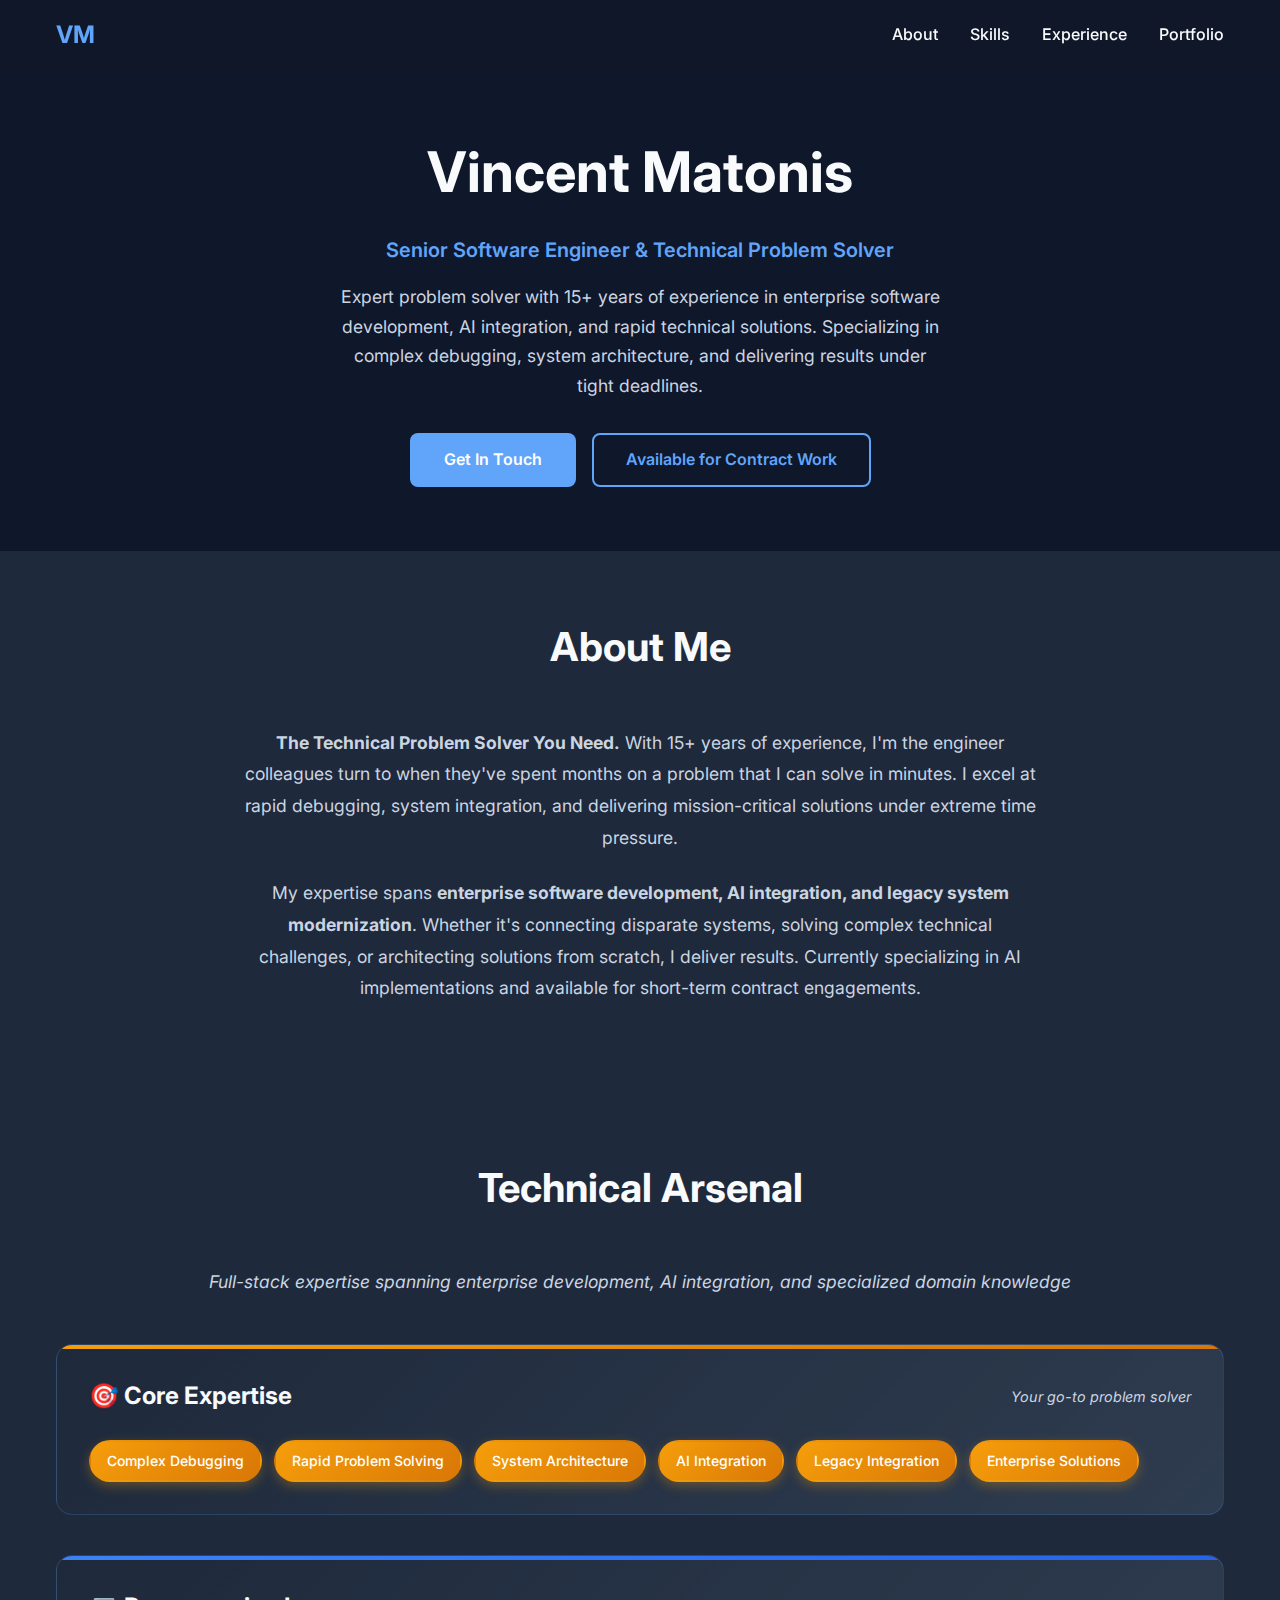
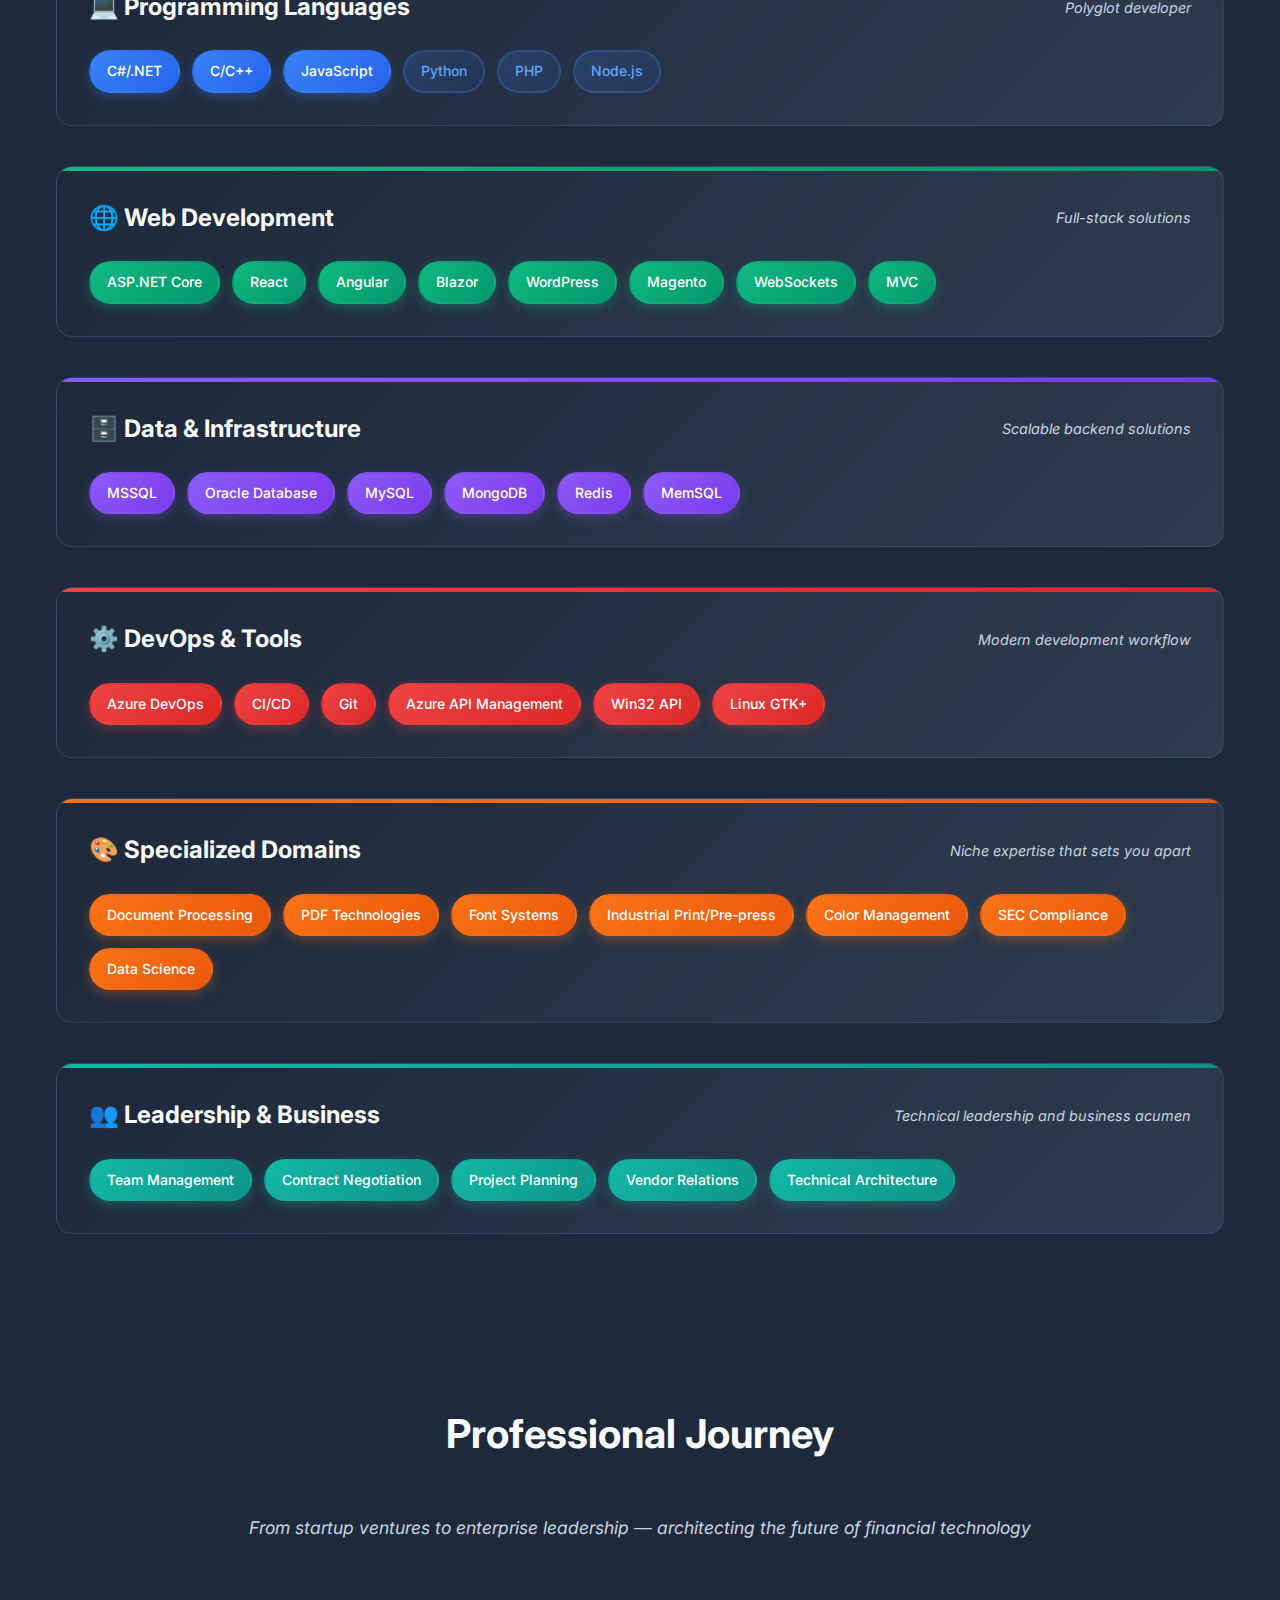
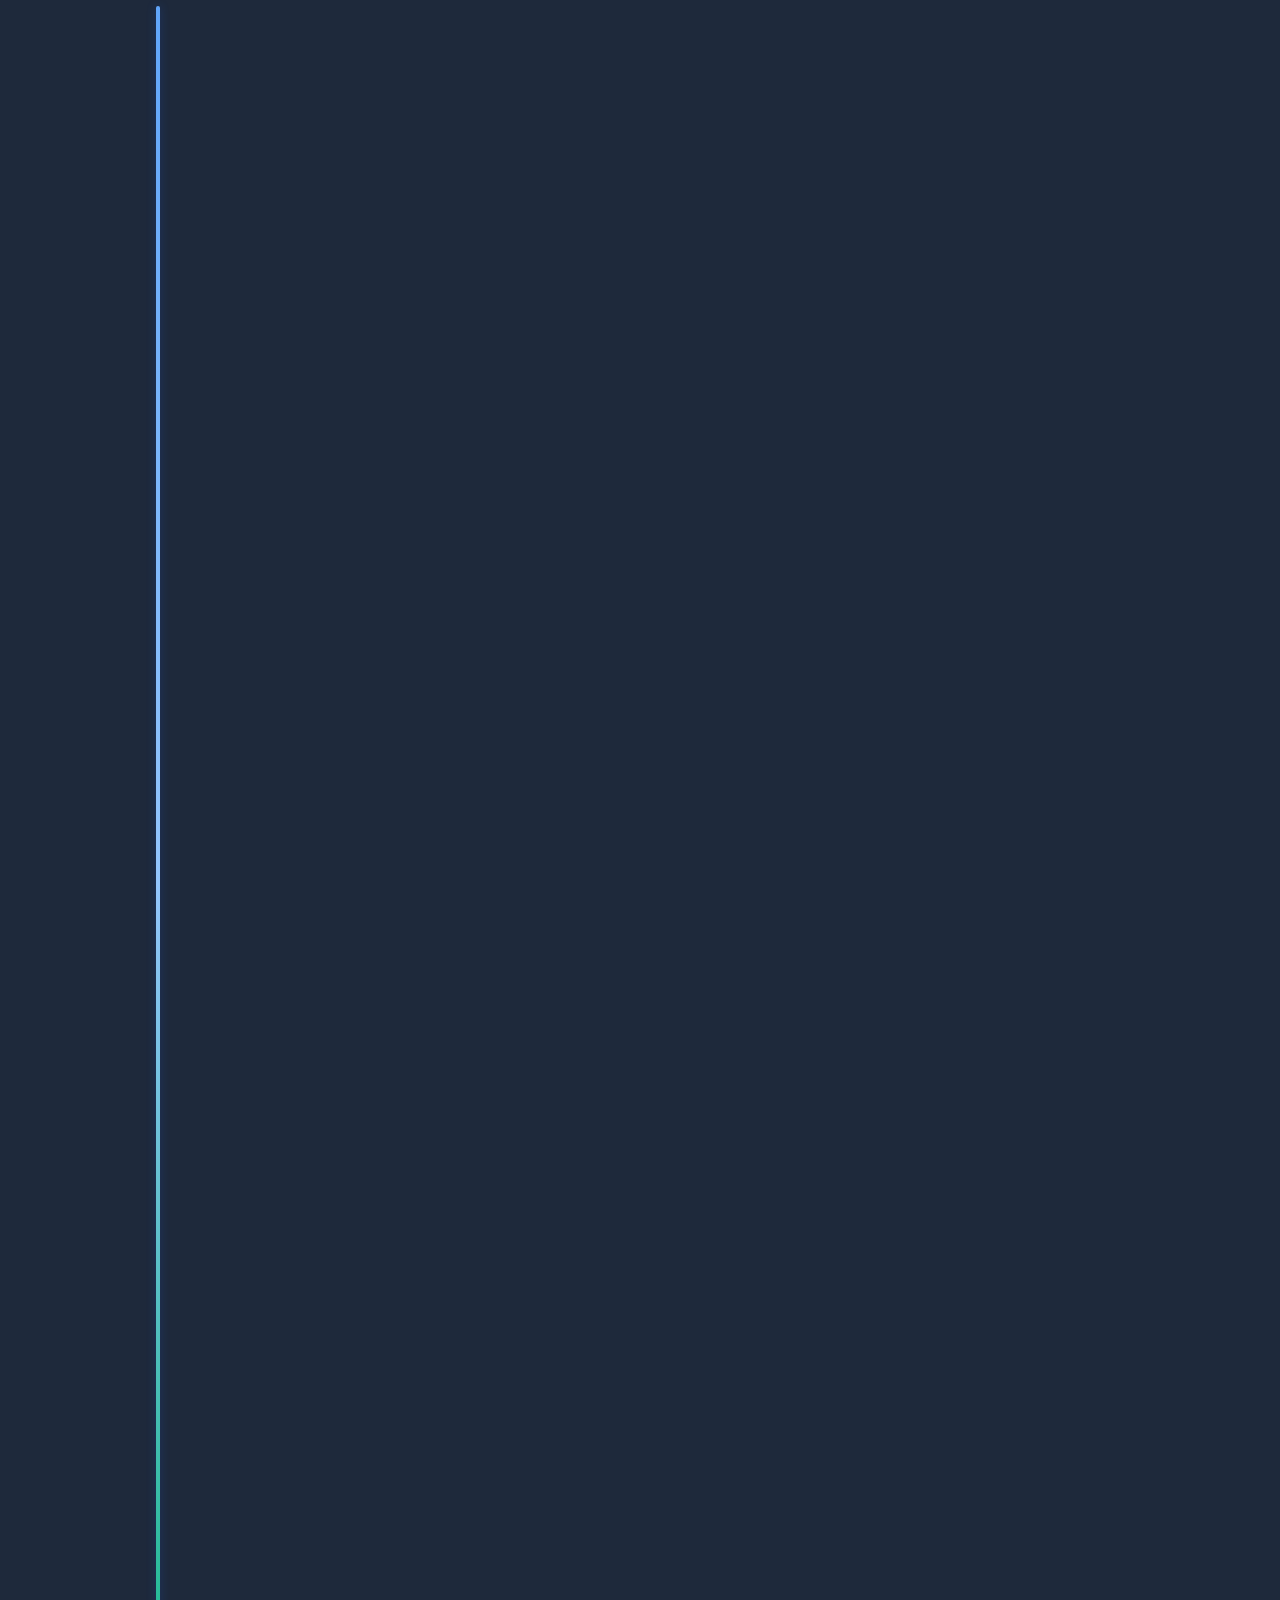
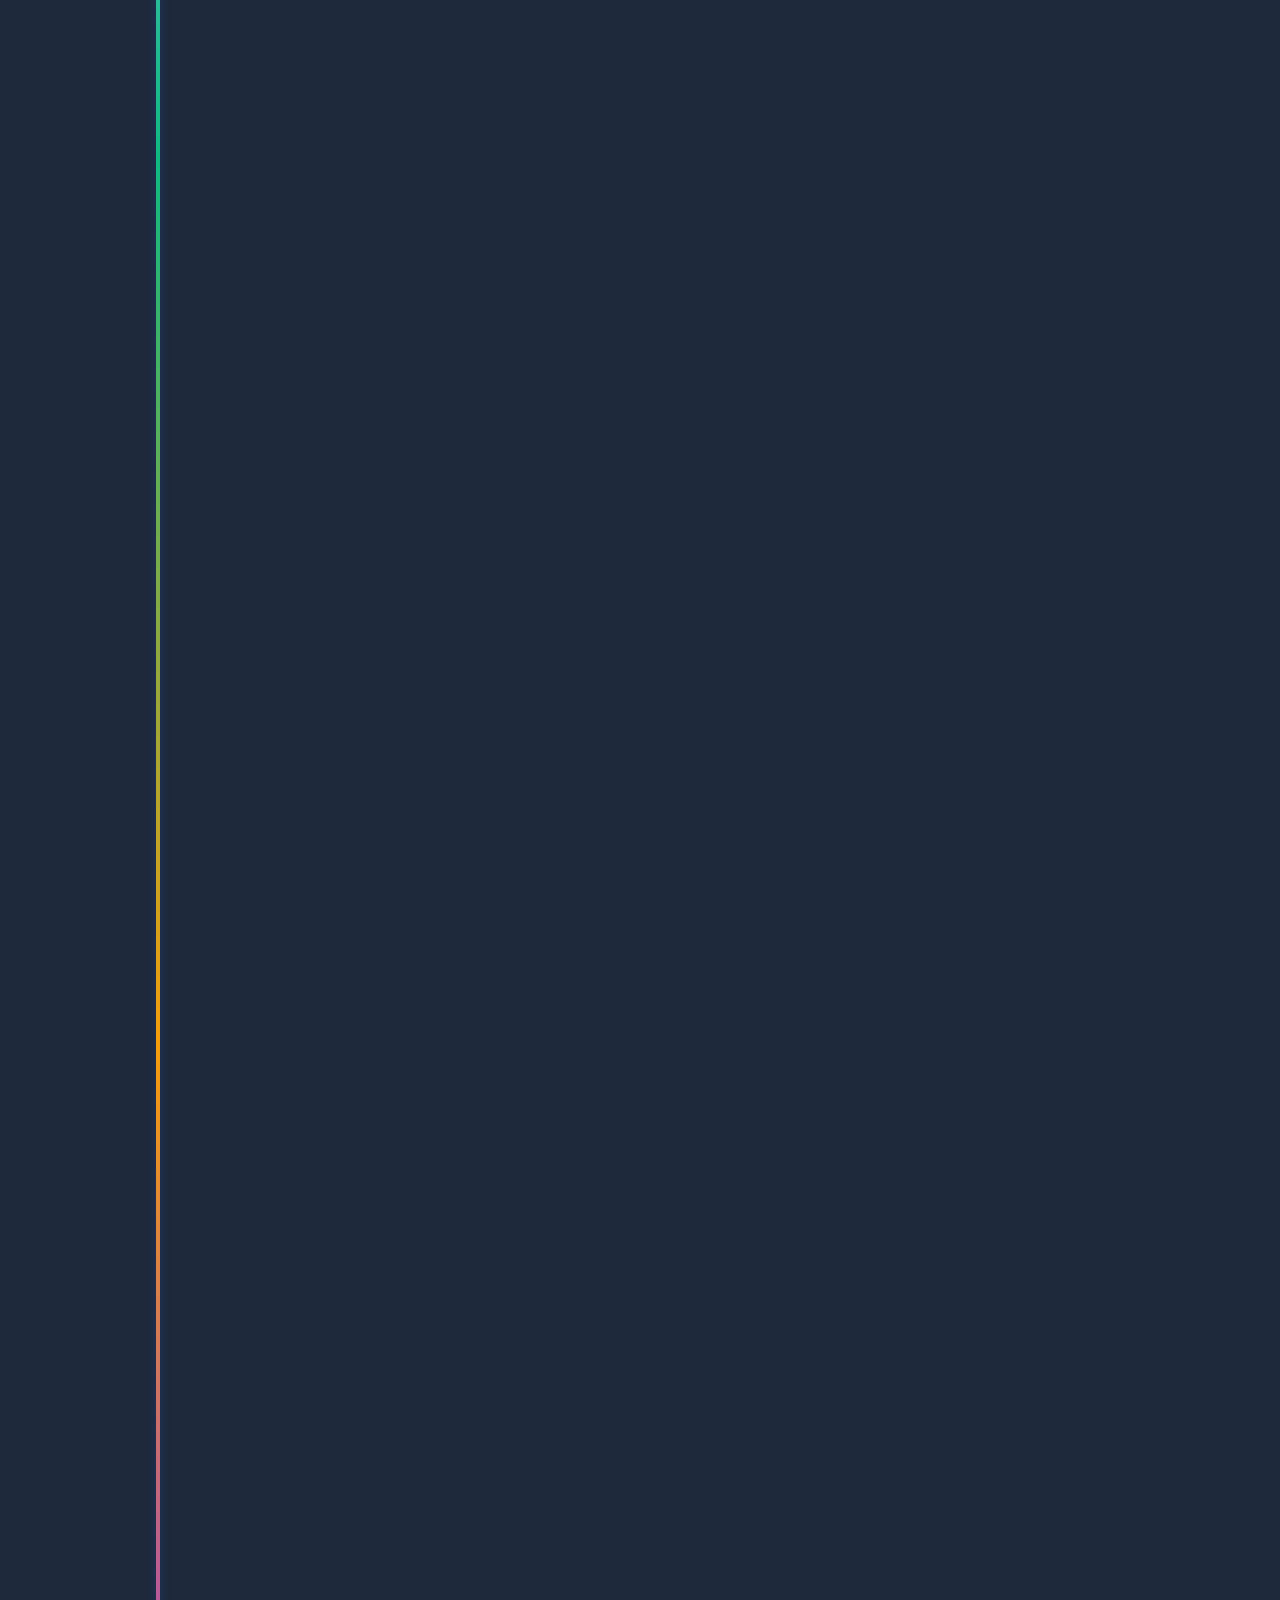
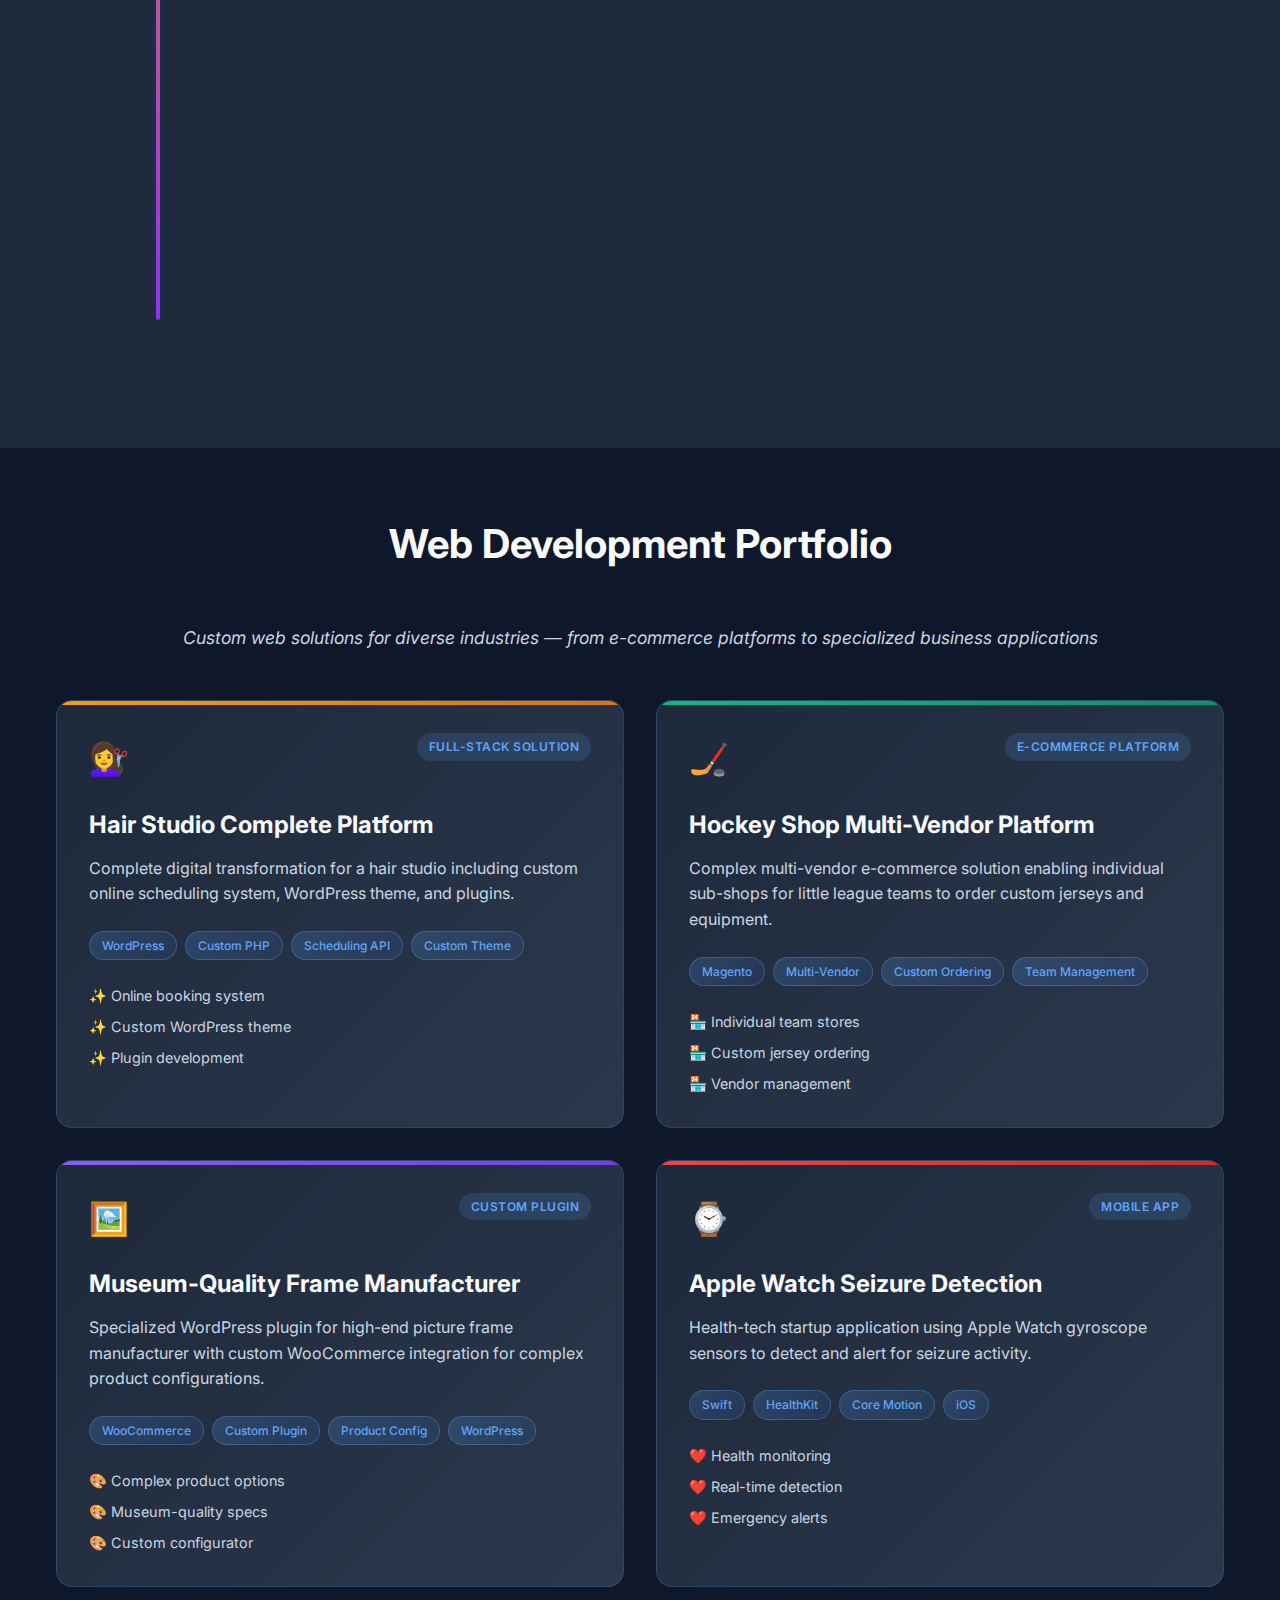
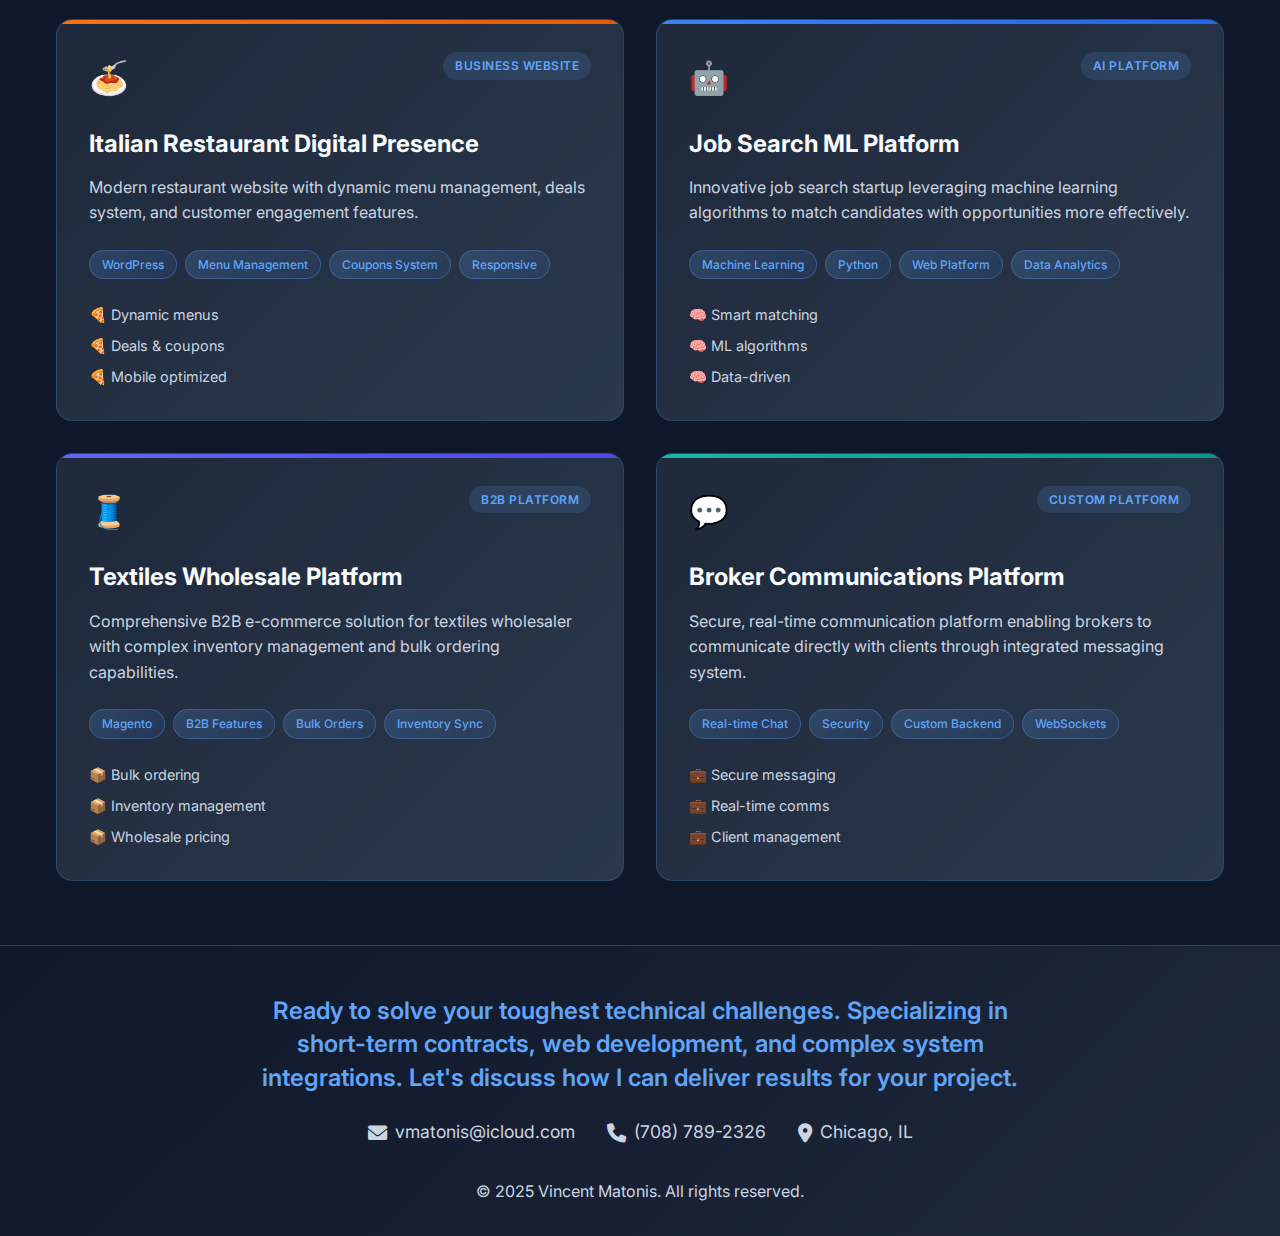
<file: index.html>
<!DOCTYPE html>
<html lang="en">

<head>
    <meta charset="UTF-8" />
    <meta name="viewport" content="width=device-width, initial-scale=1.0" />
    <title>Vincent Matonis - Portfolio</title>
    <link rel="stylesheet" href="styles.css" />
    <link href="https://fonts.googleapis.com/css2?family=Inter:wght@300;400;500;600;700&display=swap"
        rel="stylesheet" />
    <link rel="stylesheet" href="https://cdnjs.cloudflare.com/ajax/libs/font-awesome/6.0.0/css/all.min.css" />
    <!-- Google tag (gtag.js) -->
    <script async src="https://www.googletagmanager.com/gtag/js?id=G-Y80S1XS5KJ"></script>
    <script>
    window.dataLayer = window.dataLayer || [];
    function gtag(){dataLayer.push(arguments);}
    gtag('js', new Date());

    gtag('config', 'G-Y80S1XS5KJ');
    </script>
</head>

<body>
    <nav class="navbar">
        <div class="nav-container">
            <a href="#" class="nav-logo">VM</a>
            <ul class="nav-menu">
                <li class="nav-item">
                    <a href="#about" class="nav-link">About</a>
                </li>
                <li class="nav-item">
                    <a href="#skills" class="nav-link">Skills</a>
                </li>
                <li class="nav-item">
                    <a href="#experience" class="nav-link">Experience</a>
                </li>
                <li class="nav-item">
                    <a href="#portfolio" class="nav-link">Portfolio</a>
                </li>
            </ul>
            <div class="hamburger">
                <span class="bar"></span>
                <span class="bar"></span>
                <span class="bar"></span>
            </div>
        </div>
    </nav>

    <main>
        <section id="hero" class="hero">
            <div class="container">
                <div class="hero-content">
                    <h1 class="hero-title">Vincent Matonis</h1>
                    <p class="hero-subtitle">Senior Software Engineer & Technical Problem Solver</p>
                    <p class="hero-description">
                        Expert problem solver with 15+ years of experience in enterprise software development, AI integration, and rapid technical solutions. Specializing in complex debugging, system architecture, and delivering results under tight deadlines.
                    </p>
                    <div class="hero-buttons">
                        <a href="#contact" class="btn btn-primary">Get In Touch</a>
                        <a href="#experience" class="btn btn-secondary">Available for Contract Work</a>
                    </div>
                </div>
            </div>
        </section>

        <section id="about" class="about">
            <div class="container">
                <h2 class="section-title">About Me</h2>
                <div class="about-content">
                    <div class="about-text">
                        <p>
                            <strong>The Technical Problem Solver You Need.</strong> With 15+ years of experience, I'm the engineer colleagues turn to when they've spent months on a problem that I can solve in minutes. I excel at rapid debugging, system integration, and delivering mission-critical solutions under extreme time pressure.
                        </p>
                        <p>
                            My expertise spans <strong>enterprise software development, AI integration, and legacy system modernization</strong>. Whether it's connecting disparate systems, solving complex technical challenges, or architecting solutions from scratch, I deliver results. Currently specializing in AI implementations and available for short-term contract engagements.
                        </p>
                    </div>
                </div>
            </div>
        </section>

        <section id="skills" class="skills">
            <div class="container">
                <h2 class="section-title">Technical Arsenal</h2>
                <div class="skills-intro">
                    <p>Full-stack expertise spanning enterprise development, AI integration, and specialized domain knowledge</p>
                </div>

                <!-- Core Problem-Solving Skills -->
                <div class="skill-tier tier-expert">
                    <div class="tier-header">
                        <h3 class="tier-title">🎯 Core Expertise</h3>
                        <span class="tier-subtitle">Your go-to problem solver</span>
                    </div>
                    <div class="skills-list">
                        <span class="skill-tag expert">Complex Debugging</span>
                        <span class="skill-tag expert">Rapid Problem Solving</span>
                        <span class="skill-tag expert">System Architecture</span>
                        <span class="skill-tag expert">AI Integration</span>
                        <span class="skill-tag expert">Legacy Integration</span>
                        <span class="skill-tag expert">Enterprise Solutions</span>
                    </div>
                </div>

                <!-- Programming Languages -->
                <div class="skill-tier tier-languages">
                    <div class="tier-header">
                        <h3 class="tier-title">💻 Programming Languages</h3>
                        <span class="tier-subtitle">Polyglot developer</span>
                    </div>
                    <div class="skills-list">
                        <span class="skill-tag primary">C#/.NET</span>
                        <span class="skill-tag primary">C/C++</span>
                        <span class="skill-tag primary">JavaScript</span>
                        <span class="skill-tag secondary">Python</span>
                        <span class="skill-tag secondary">PHP</span>
                        <span class="skill-tag secondary">Node.js</span>
                    </div>
                </div>

                <!-- Web Development -->
                <div class="skill-tier tier-web">
                    <div class="tier-header">
                        <h3 class="tier-title">🌐 Web Development</h3>
                        <span class="tier-subtitle">Full-stack solutions</span>
                    </div>
                    <div class="skills-list">
                        <span class="skill-tag web">ASP.NET Core</span>
                        <span class="skill-tag web">React</span>
                        <span class="skill-tag web">Angular</span>
                        <span class="skill-tag web">Blazor</span>
                        <span class="skill-tag web">WordPress</span>
                        <span class="skill-tag web">Magento</span>
                        <span class="skill-tag web">WebSockets</span>
                        <span class="skill-tag web">MVC</span>
                    </div>
                </div>

                <!-- Database & Infrastructure -->
                <div class="skill-tier tier-data">
                    <div class="tier-header">
                        <h3 class="tier-title">🗄️ Data & Infrastructure</h3>
                        <span class="tier-subtitle">Scalable backend solutions</span>
                    </div>
                    <div class="skills-list">
                        <span class="skill-tag data">MSSQL</span>
                        <span class="skill-tag data">Oracle Database</span>
                        <span class="skill-tag data">MySQL</span>
                        <span class="skill-tag data">MongoDB</span>
                        <span class="skill-tag data">Redis</span>
                        <span class="skill-tag data">MemSQL</span>
                    </div>
                </div>

                <!-- DevOps & Tools -->
                <div class="skill-tier tier-devops">
                    <div class="tier-header">
                        <h3 class="tier-title">⚙️ DevOps & Tools</h3>
                        <span class="tier-subtitle">Modern development workflow</span>
                    </div>
                    <div class="skills-list">
                        <span class="skill-tag devops">Azure DevOps</span>
                        <span class="skill-tag devops">CI/CD</span>
                        <span class="skill-tag devops">Git</span>
                        <span class="skill-tag devops">Azure API Management</span>
                        <span class="skill-tag devops">Win32 API</span>
                        <span class="skill-tag devops">Linux GTK+</span>
                    </div>
                </div>

                <!-- Specialized Domain Knowledge -->
                <div class="skill-tier tier-specialized">
                    <div class="tier-header">
                        <h3 class="tier-title">🎨 Specialized Domains</h3>
                        <span class="tier-subtitle">Niche expertise that sets you apart</span>
                    </div>
                    <div class="skills-list">
                        <span class="skill-tag specialized">Document Processing</span>
                        <span class="skill-tag specialized">PDF Technologies</span>
                        <span class="skill-tag specialized">Font Systems</span>
                        <span class="skill-tag specialized">Industrial Print/Pre-press</span>
                        <span class="skill-tag specialized">Color Management</span>
                        <span class="skill-tag specialized">SEC Compliance</span>
                        <span class="skill-tag specialized">Data Science</span>
                    </div>
                </div>

                <!-- Leadership & Business -->
                <div class="skill-tier tier-leadership">
                    <div class="tier-header">
                        <h3 class="tier-title">👥 Leadership & Business</h3>
                        <span class="tier-subtitle">Technical leadership and business acumen</span>
                    </div>
                    <div class="skills-list">
                        <span class="skill-tag leadership">Team Management</span>
                        <span class="skill-tag leadership">Contract Negotiation</span>
                        <span class="skill-tag leadership">Project Planning</span>
                        <span class="skill-tag leadership">Vendor Relations</span>
                        <span class="skill-tag leadership">Technical Architecture</span>
                    </div>
                </div>
            </div>
        </section>

        <section id="experience" class="experience">
            <div class="container">
                <h2 class="section-title">Professional Journey</h2>
                <div class="timeline-intro">
                    <p>From startup ventures to enterprise leadership — architecting the future of financial technology
                    </p>
                </div>
                <div class="experience-timeline">
                    <div class="experience-item featured">
                        <div class="role-badge">Current Role</div>
                        <div class="experience-header">
                            <div class="job-info">
                                <h3 class="job-title">
                                    <span class="title-icon">🚀</span>
                                    Principal Engineer — Platform Integrations
                                </h3>
                                <h4 class="company">Donnelley Financial Solutions (formerly R.R. Donnelley)</h4>
                                <div class="job-meta">
                                    <span class="location">📍 Chicago, IL • Boston, MA</span>
                                    <span class="duration">🕒 April 2016 - Present (8+ years)</span>
                                </div>
                                <div class="career-progression">
                                    <span class="progression-item">Contract Engineer (2016-2017)</span>
                                    <span class="progression-arrow">→</span>
                                    <span class="progression-item">Senior Engineer (2017-2020)</span>
                                    <span class="progression-arrow">→</span>
                                    <span class="progression-item">Principal/Lead (2020-Present)</span>
                                </div>
                            </div>
                            <div class="impact-stats">
                                <div class="stat-item">
                                    <div class="stat-number">8+</div>
                                    <div class="stat-label">Years</div>
                                </div>
                                <div class="stat-item">
                                    <div class="stat-number">4</div>
                                    <div class="stat-label">Systems</div>
                                </div>
                                <div class="stat-item">
                                    <div class="stat-number">10+</div>
                                    <div class="stat-label">Projects</div>
                                </div>
                            </div>
                        </div>
                        <div class="role-summary">
                            <strong>Career Evolution:</strong> 8+ year journey from contract C++ developer to Principal Engineer, transforming financial compliance technology from legacy typesetting systems to AI-powered modern platforms
                        </div>
                        <div class="achievements-grid">
                            <div class="achievement">
                                <div class="achievement-icon">🤖</div>
                                <div class="achievement-text">
                                    <strong>AI Integration Pioneer</strong><br>
                                    Currently implementing AI solutions and machine learning capabilities into enterprise financial systems, bridging legacy and cutting-edge technology
                                </div>
                            </div>
                            <div class="achievement urgent">
                                <div class="achievement-icon">⚡</div>
                                <div class="achievement-text">
                                    <strong>30-Day Marathon Hero</strong><br>
                                    Delivered company-wide iXBRL compliance solution in 30 days, working around the clock to meet critical SEC regulatory deadlines when no one else could solve it
                                </div>
                            </div>
                            <div class="achievement modern">
                                <div class="achievement-icon">🏆</div>
                                <div class="achievement-text">
                                    <strong>Microsoft Recognition</strong><br>
                                    Earned official Microsoft Knowledge Base (KB) article for solving critical system issue that required weekend-long collaboration with Microsoft support engineers
                                </div>
                            </div>
                            <div class="achievement">
                                <div class="achievement-icon">🔗</div>
                                <div class="achievement-text">
                                    <strong>Legacy-Modern Bridge Builder</strong><br>
                                    Built revolutionary system connecting legacy typesetting systems with modern React.js web document editors, enabling seamless workflow integration
                                </div>
                            </div>
                            <div class="achievement highlight-achievement">
                                <div class="achievement-icon">🔄</div>
                                <div class="achievement-text">
                                    <strong>Format Transformation Wizard</strong><br>
                                    Engineered conversion system for proprietary typesetting formats to xHTML for regulatory compliance — bridging decades of legacy systems
                                </div>
                            </div>
                            <div class="achievement">
                                <div class="achievement-icon">📊</div>
                                <div class="achievement-text">
                                    <strong>Data Unifier & Performance Leader</strong><br>
                                    Developed centralized web frontend consolidating 10+ operational dashboards across 6 databases while achieving top MTTR metrics organization-wide
                                </div>
                            </div>
                            <div class="achievement specialized">
                                <div class="achievement-icon">⚙️</div>
                                <div class="achievement-text">
                                    <strong>C++ Typesetting Systems Expert</strong><br>
                                    Started as contract developer on advanced C++ typesetting application that rivaled Microsoft Word's capabilities, proving expertise that led to permanent hire and career advancement
                                </div>
                            </div>
                        </div>
                    </div>


                    <div class="experience-item entrepreneur">
                        <div class="role-badge entrepreneur-badge">Founder & VP</div>
                        <div class="experience-header">
                            <div class="job-info">
                                <h3 class="job-title">
                                    <span class="title-icon">👑</span>
                                    Co-Founder
                                </h3>
                                <h4 class="company">Flucomp Enterprises, Inc.</h4>
                                <div class="job-meta">
                                    <span class="location">📍 Hickory Hills, IL • Boston, MA</span>
                                    <span class="duration">🕒 Jan 2010 - July 2020</span>
                                </div>
                            </div>
                            <div class="impact-stats">
                                <div class="stat-item">
                                    <div class="stat-number">14+</div>
                                    <div class="stat-label">Years Strong</div>
                                </div>
                                <div class="stat-item">
                                    <div class="stat-number">∞</div>
                                    <div class="stat-label">Innovation</div>
                                </div>
                            </div>
                        </div>
                        <div class="role-summary">
                            <strong>The Entrepreneurial Technologist:</strong> Building bridges between cutting-edge
                            technology and real-world business solutions
                        </div>
                        <div class="achievements-grid">
                            <div class="achievement founding">
                                <div class="achievement-icon">🏢</div>
                                <div class="achievement-text">
                                    <strong>Business Architect</strong><br>
                                    Founded and operate family consulting business specializing in data science,
                                    software development, financial trading, and full-stack web solutions
                                </div>
                            </div>
                            <div class="achievement">
                                <div class="achievement-icon">⚡</div>
                                <div class="achievement-text">
                                    <strong>Full-Stack Virtuoso</strong><br>
                                    Master of multiple technologies: C#/.NET, PHP, Node.js, and C++ — adapting to
                                    diverse client requirements with technical agility
                                </div>
                            </div>
                            <div class="achievement">
                                <div class="achievement-icon">🛒</div>
                                <div class="achievement-text">
                                    <strong>E-Commerce Enabler</strong><br>
                                    Empowering small businesses through comprehensive e-commerce website development and
                                    deployment strategies
                                </div>
                            </div>
                            <div class="achievement quant">
                                <div class="achievement-icon">📈</div>
                                <div class="achievement-text">
                                    <strong>Financial Market Strategist</strong><br>
                                    Advanced data analytics and machine learning for financial markets (stocks, bonds,
                                    options) — where algorithms meet opportunity
                                </div>
                            </div>
                            <div class="achievement deal-maker">
                                <div class="achievement-icon">🤝</div>
                                <div class="achievement-text">
                                    <strong>Deal Architect</strong><br>
                                    Negotiated complex agreements including patent licensing, staffing contracts, and
                                    Cooperative R&D agreements
                                </div>
                            </div>
                        </div>
                    </div>

                    <div class="experience-item fintech">
                        <div class="experience-header">
                            <div class="job-info">
                                <h3 class="job-title">
                                    <span class="title-icon">💰</span>
                                    Software Developer
                                </h3>
                                <h4 class="company">Scaled Dynamics</h4>
                                <div class="job-meta">
                                    <span class="location">📍 Chicago, IL</span>
                                    <span class="duration">🕒 Aug 2013 - Mar 2014 (8 months)</span>
                                </div>
                            </div>
                            <div class="impact-stats compact">
                                <div class="stat-item">
                                    <div class="stat-number">🎯</div>
                                    <div class="stat-label">Precision</div>
                                </div>
                            </div>
                        </div>
                        <div class="role-summary">
                            <strong>The FinTech Specialist:</strong> Crafting algorithmic trading solutions and
                            real-time financial communication platforms
                        </div>
                        <div class="achievements-grid compact">
                            <div class="achievement flagship">
                                <div class="achievement-icon">🚀</div>
                                <div class="achievement-text">
                                    <strong>Release Commander</strong><br>
                                    Led major release of flagship automated purchasing system using jQuery and existing
                                    sales architecture
                                </div>
                            </div>
                            <div class="achievement realtime">
                                <div class="achievement-icon">💬</div>
                                <div class="achievement-text">
                                    <strong>Communication Pioneer</strong><br>
                                    Developed real-time in-browser communications platform (voice, video, chat) enabling
                                    direct broker-client interactions
                                </div>
                            </div>
                            <div class="achievement algo">
                                <div class="achievement-icon">🧮</div>
                                <div class="achievement-text">
                                    <strong>Algorithm Craftsman</strong><br>
                                    Created custom trading algorithms optimized for specific client requirements and
                                    market conditions
                                </div>
                            </div>
                        </div>
                    </div>
                </div>
            </div>
        </section>

        
        <section id="portfolio" class="portfolio">
            <div class="container">
                <h2 class="section-title">Web Development Portfolio</h2>
                <div class="portfolio-intro">
                    <p>Custom web solutions for diverse industries — from e-commerce platforms to specialized business applications</p>
                </div>
                <div class="portfolio-grid">
                    <div class="portfolio-item featured-project">
                        <div class="project-header">
                            <div class="project-icon">💇‍♀️</div>
                            <div class="project-type">Full-Stack Solution</div>
                        </div>
                        <h3 class="project-title">Hair Studio Complete Platform</h3>
                        <div class="project-description">
                            <p>Complete digital transformation for a hair studio including custom online scheduling system, WordPress theme, and plugins.</p>
                        </div>
                        <div class="tech-stack">
                            <span class="tech-tag">WordPress</span>
                            <span class="tech-tag">Custom PHP</span>
                            <span class="tech-tag">Scheduling API</span>
                            <span class="tech-tag">Custom Theme</span>
                        </div>
                        <div class="project-highlights">
                            <div class="highlight">✨ Online booking system</div>
                            <div class="highlight">✨ Custom WordPress theme</div>
                            <div class="highlight">✨ Plugin development</div>
                        </div>
                    </div>

                    <div class="portfolio-item ecommerce-project">
                        <div class="project-header">
                            <div class="project-icon">🏒</div>
                            <div class="project-type">E-Commerce Platform</div>
                        </div>
                        <h3 class="project-title">Hockey Shop Multi-Vendor Platform</h3>
                        <div class="project-description">
                            <p>Complex multi-vendor e-commerce solution enabling individual sub-shops for little league teams to order custom jerseys and equipment.</p>
                        </div>
                        <div class="tech-stack">
                            <span class="tech-tag">Magento</span>
                            <span class="tech-tag">Multi-Vendor</span>
                            <span class="tech-tag">Custom Ordering</span>
                            <span class="tech-tag">Team Management</span>
                        </div>
                        <div class="project-highlights">
                            <div class="highlight">🏪 Individual team stores</div>
                            <div class="highlight">🏪 Custom jersey ordering</div>
                            <div class="highlight">🏪 Vendor management</div>
                        </div>
                    </div>

                    <div class="portfolio-item specialized-project">
                        <div class="project-header">
                            <div class="project-icon">🖼️</div>
                            <div class="project-type">Custom Plugin</div>
                        </div>
                        <h3 class="project-title">Museum-Quality Frame Manufacturer</h3>
                        <div class="project-description">
                            <p>Specialized WordPress plugin for high-end picture frame manufacturer with custom WooCommerce integration for complex product configurations.</p>
                        </div>
                        <div class="tech-stack">
                            <span class="tech-tag">WooCommerce</span>
                            <span class="tech-tag">Custom Plugin</span>
                            <span class="tech-tag">Product Config</span>
                            <span class="tech-tag">WordPress</span>
                        </div>
                        <div class="project-highlights">
                            <div class="highlight">🎨 Complex product options</div>
                            <div class="highlight">🎨 Museum-quality specs</div>
                            <div class="highlight">🎨 Custom configurator</div>
                        </div>
                    </div>

                    <div class="portfolio-item mobile-project">
                        <div class="project-header">
                            <div class="project-icon">⌚</div>
                            <div class="project-type">Mobile App</div>
                        </div>
                        <h3 class="project-title">Apple Watch Seizure Detection</h3>
                        <div class="project-description">
                            <p>Health-tech startup application using Apple Watch gyroscope sensors to detect and alert for seizure activity.</p>
                        </div>
                        <div class="tech-stack">
                            <span class="tech-tag">Swift</span>
                            <span class="tech-tag">HealthKit</span>
                            <span class="tech-tag">Core Motion</span>
                            <span class="tech-tag">iOS</span>
                        </div>
                        <div class="project-highlights">
                            <div class="highlight">❤️ Health monitoring</div>
                            <div class="highlight">❤️ Real-time detection</div>
                            <div class="highlight">❤️ Emergency alerts</div>
                        </div>
                    </div>

                    <div class="portfolio-item restaurant-project">
                        <div class="project-header">
                            <div class="project-icon">🍝</div>
                            <div class="project-type">Business Website</div>
                        </div>
                        <h3 class="project-title">Italian Restaurant Digital Presence</h3>
                        <div class="project-description">
                            <p>Modern restaurant website with dynamic menu management, deals system, and customer engagement features.</p>
                        </div>
                        <div class="tech-stack">
                            <span class="tech-tag">WordPress</span>
                            <span class="tech-tag">Menu Management</span>
                            <span class="tech-tag">Coupons System</span>
                            <span class="tech-tag">Responsive</span>
                        </div>
                        <div class="project-highlights">
                            <div class="highlight">🍕 Dynamic menus</div>
                            <div class="highlight">🍕 Deals & coupons</div>
                            <div class="highlight">🍕 Mobile optimized</div>
                        </div>
                    </div>

                    <div class="portfolio-item ai-project">
                        <div class="project-header">
                            <div class="project-icon">🤖</div>
                            <div class="project-type">AI Platform</div>
                        </div>
                        <h3 class="project-title">Job Search ML Platform</h3>
                        <div class="project-description">
                            <p>Innovative job search startup leveraging machine learning algorithms to match candidates with opportunities more effectively.</p>
                        </div>
                        <div class="tech-stack">
                            <span class="tech-tag">Machine Learning</span>
                            <span class="tech-tag">Python</span>
                            <span class="tech-tag">Web Platform</span>
                            <span class="tech-tag">Data Analytics</span>
                        </div>
                        <div class="project-highlights">
                            <div class="highlight">🧠 Smart matching</div>
                            <div class="highlight">🧠 ML algorithms</div>
                            <div class="highlight">🧠 Data-driven</div>
                        </div>
                    </div>

                    <div class="portfolio-item b2b-project">
                        <div class="project-header">
                            <div class="project-icon">🧵</div>
                            <div class="project-type">B2B Platform</div>
                        </div>
                        <h3 class="project-title">Textiles Wholesale Platform</h3>
                        <div class="project-description">
                            <p>Comprehensive B2B e-commerce solution for textiles wholesaler with complex inventory management and bulk ordering capabilities.</p>
                        </div>
                        <div class="tech-stack">
                            <span class="tech-tag">Magento</span>
                            <span class="tech-tag">B2B Features</span>
                            <span class="tech-tag">Bulk Orders</span>
                            <span class="tech-tag">Inventory Sync</span>
                        </div>
                        <div class="project-highlights">
                            <div class="highlight">📦 Bulk ordering</div>
                            <div class="highlight">📦 Inventory management</div>
                            <div class="highlight">📦 Wholesale pricing</div>
                        </div>
                    </div>

                    <div class="portfolio-item fintech-project">
                        <div class="project-header">
                            <div class="project-icon">💬</div>
                            <div class="project-type">Custom Platform</div>
                        </div>
                        <h3 class="project-title">Broker Communications Platform</h3>
                        <div class="project-description">
                            <p>Secure, real-time communication platform enabling brokers to communicate directly with clients through integrated messaging system.</p>
                        </div>
                        <div class="tech-stack">
                            <span class="tech-tag">Real-time Chat</span>
                            <span class="tech-tag">Security</span>
                            <span class="tech-tag">Custom Backend</span>
                            <span class="tech-tag">WebSockets</span>
                        </div>
                        <div class="project-highlights">
                            <div class="highlight">💼 Secure messaging</div>
                            <div class="highlight">💼 Real-time comms</div>
                            <div class="highlight">💼 Client management</div>
                        </div>
                    </div>
                </div>
            </div>
        </section>

    </main>

    <footer class="footer">
        <div class="container">
            <div class="footer-contact">
                <h3>Ready to solve your toughest technical challenges. Specializing in short-term contracts, web development, and complex system integrations. Let's discuss how I can deliver results for your project.</h3>
                <div class="footer-contact-info">
                    <a href="mailto:vmatonis@icloud.com" class="footer-contact-item">
                        <i class="fas fa-envelope"></i>
                        <span>vmatonis@icloud.com</span>
                    </a>
                    <a href="tel:+17087892326" class="footer-contact-item">
                        <i class="fas fa-phone"></i>
                        <span>(708) 789-2326</span>
                    </a>
                    <span class="footer-contact-item">
                        <i class="fas fa-map-marker-alt"></i>
                        <span>Chicago, IL</span>
                    </span>
                </div>
            </div>
            <p>&copy; 2025 Vincent Matonis. All rights reserved.</p>
        </div>
    </footer>

    <script src="script.js"></script>
</body>

</html>
</file>
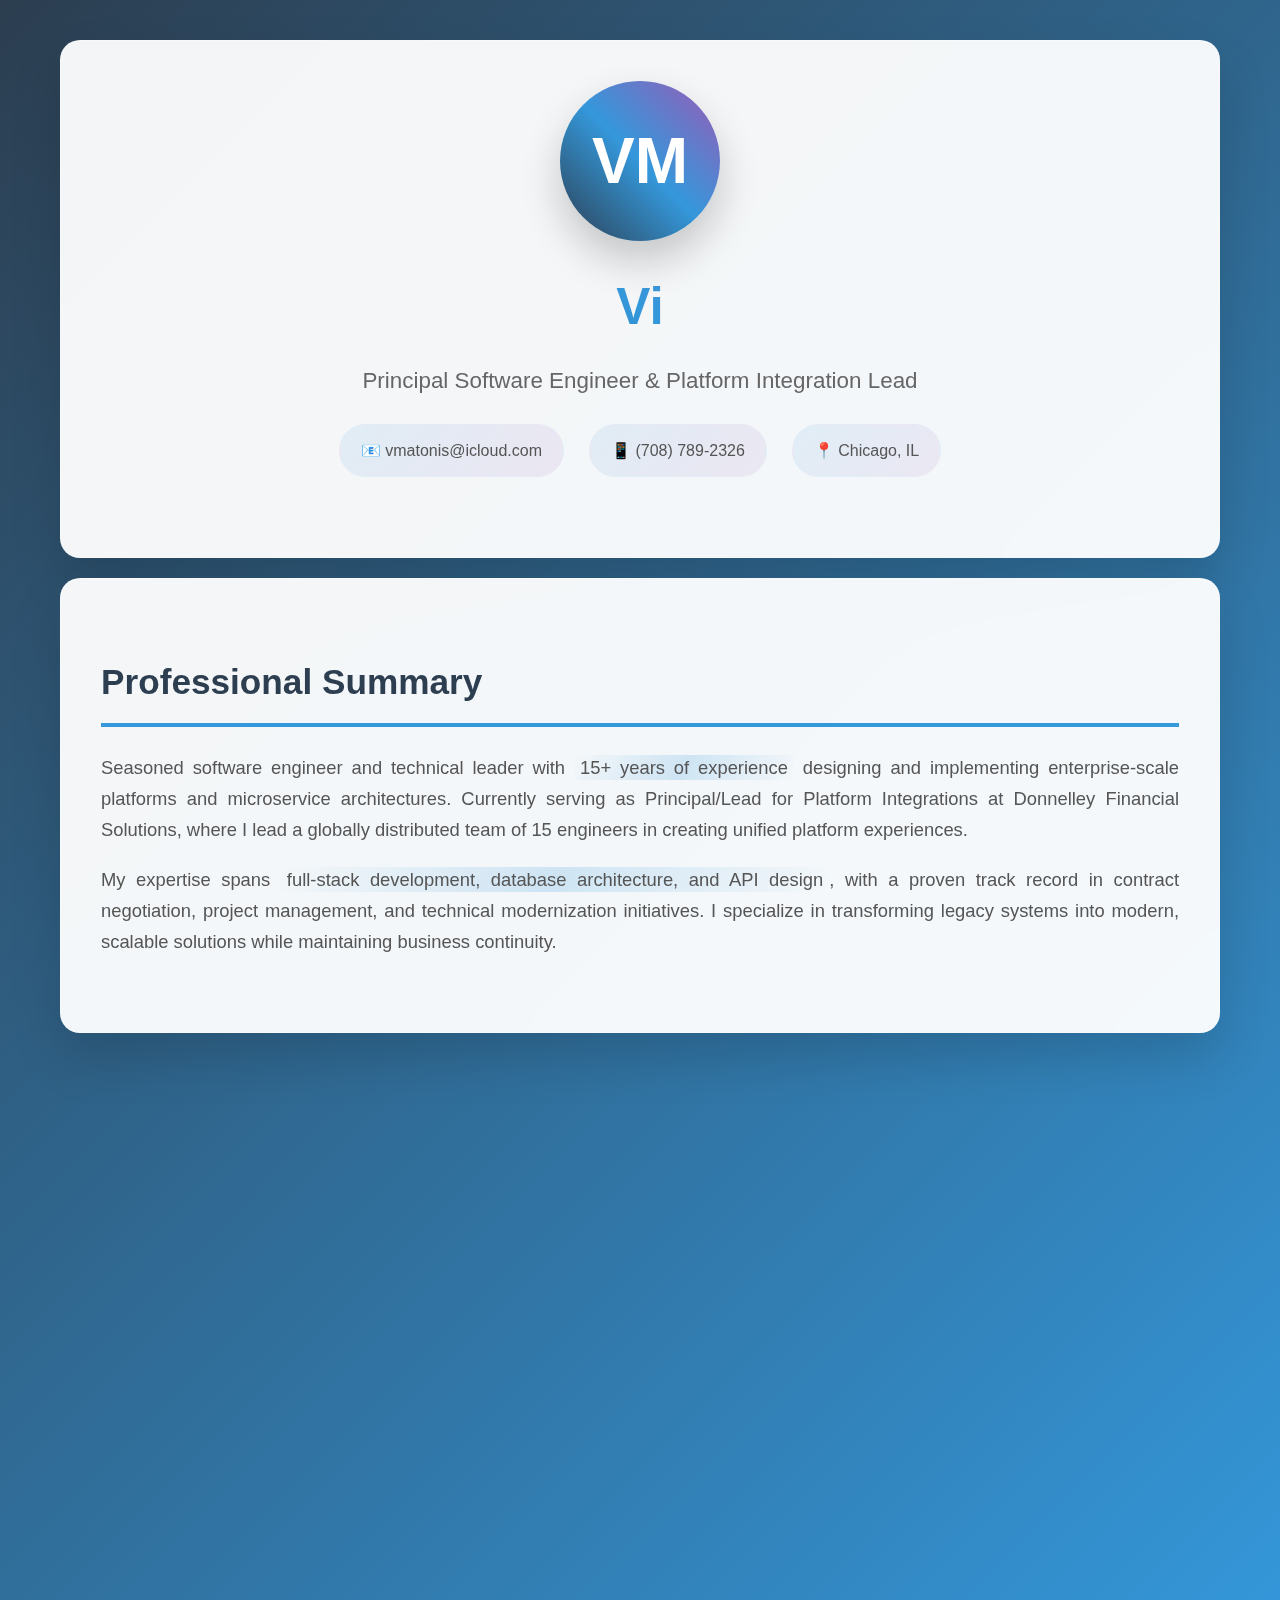
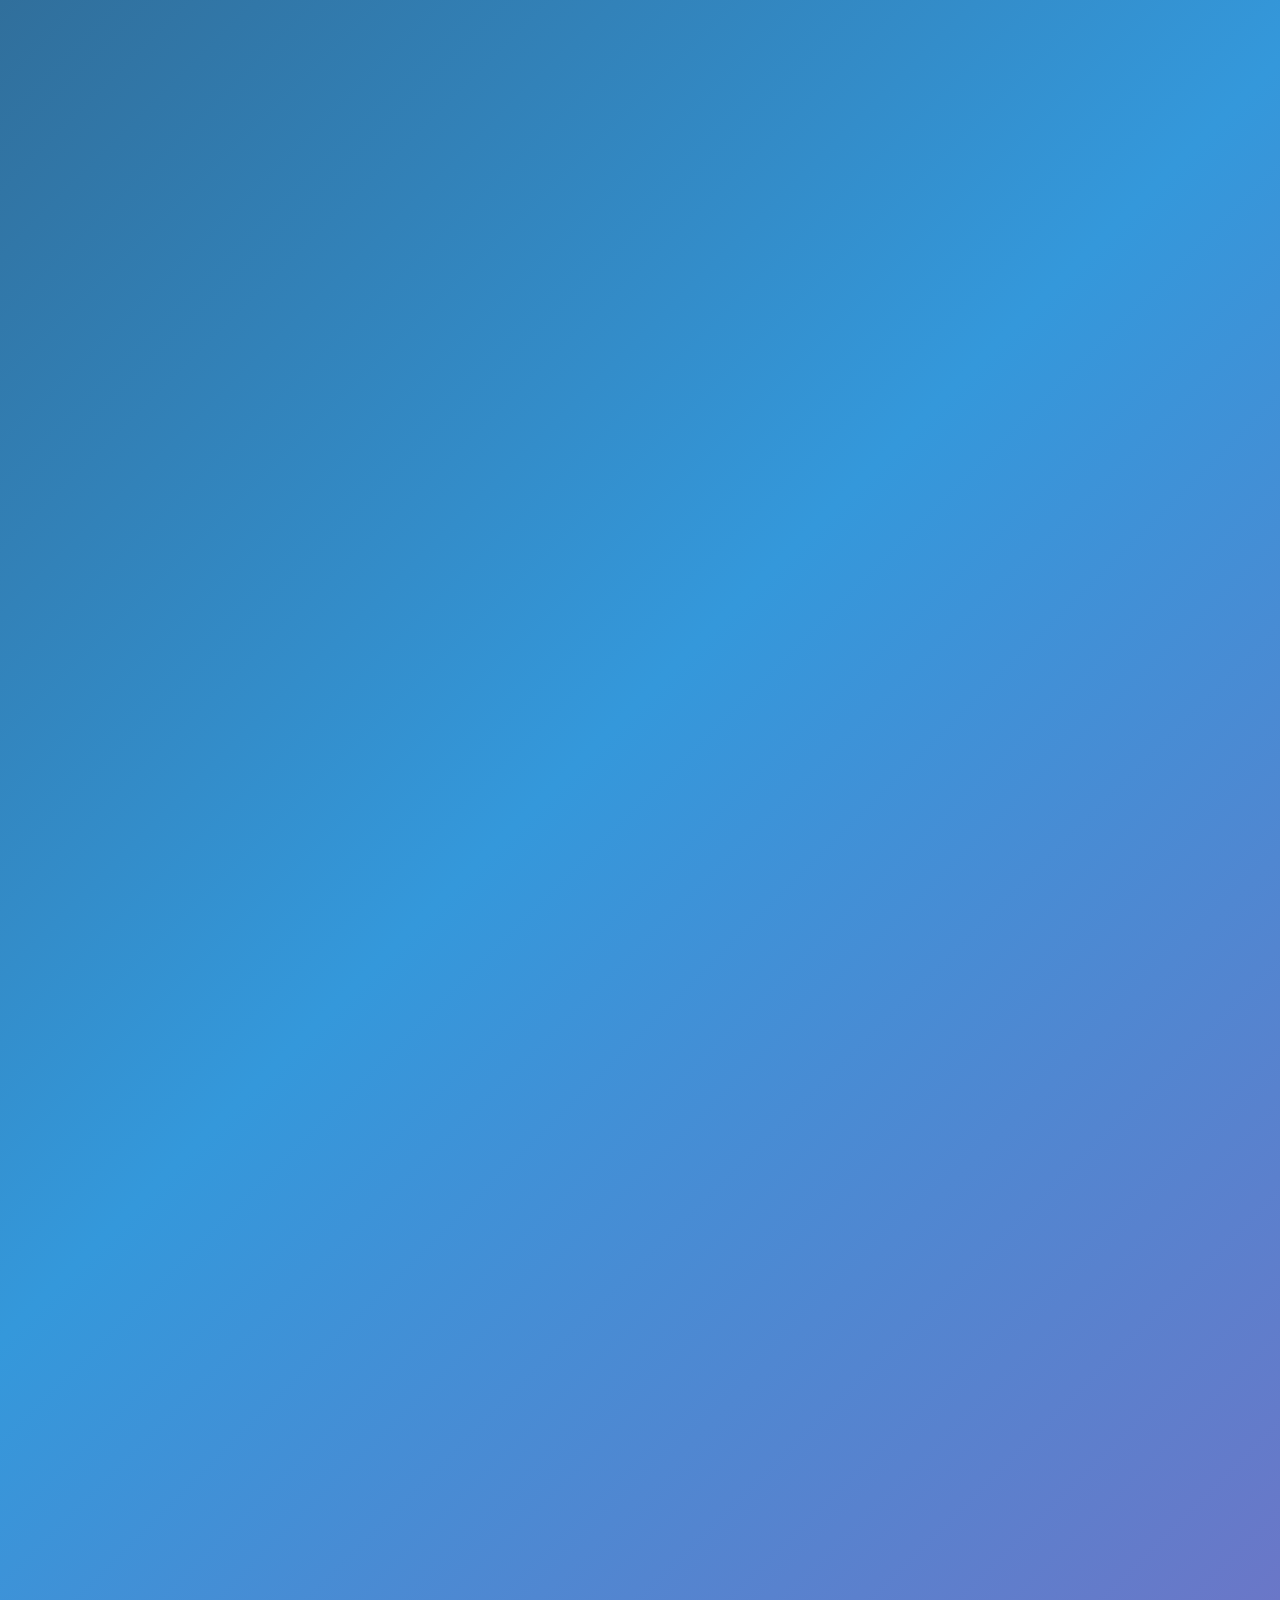
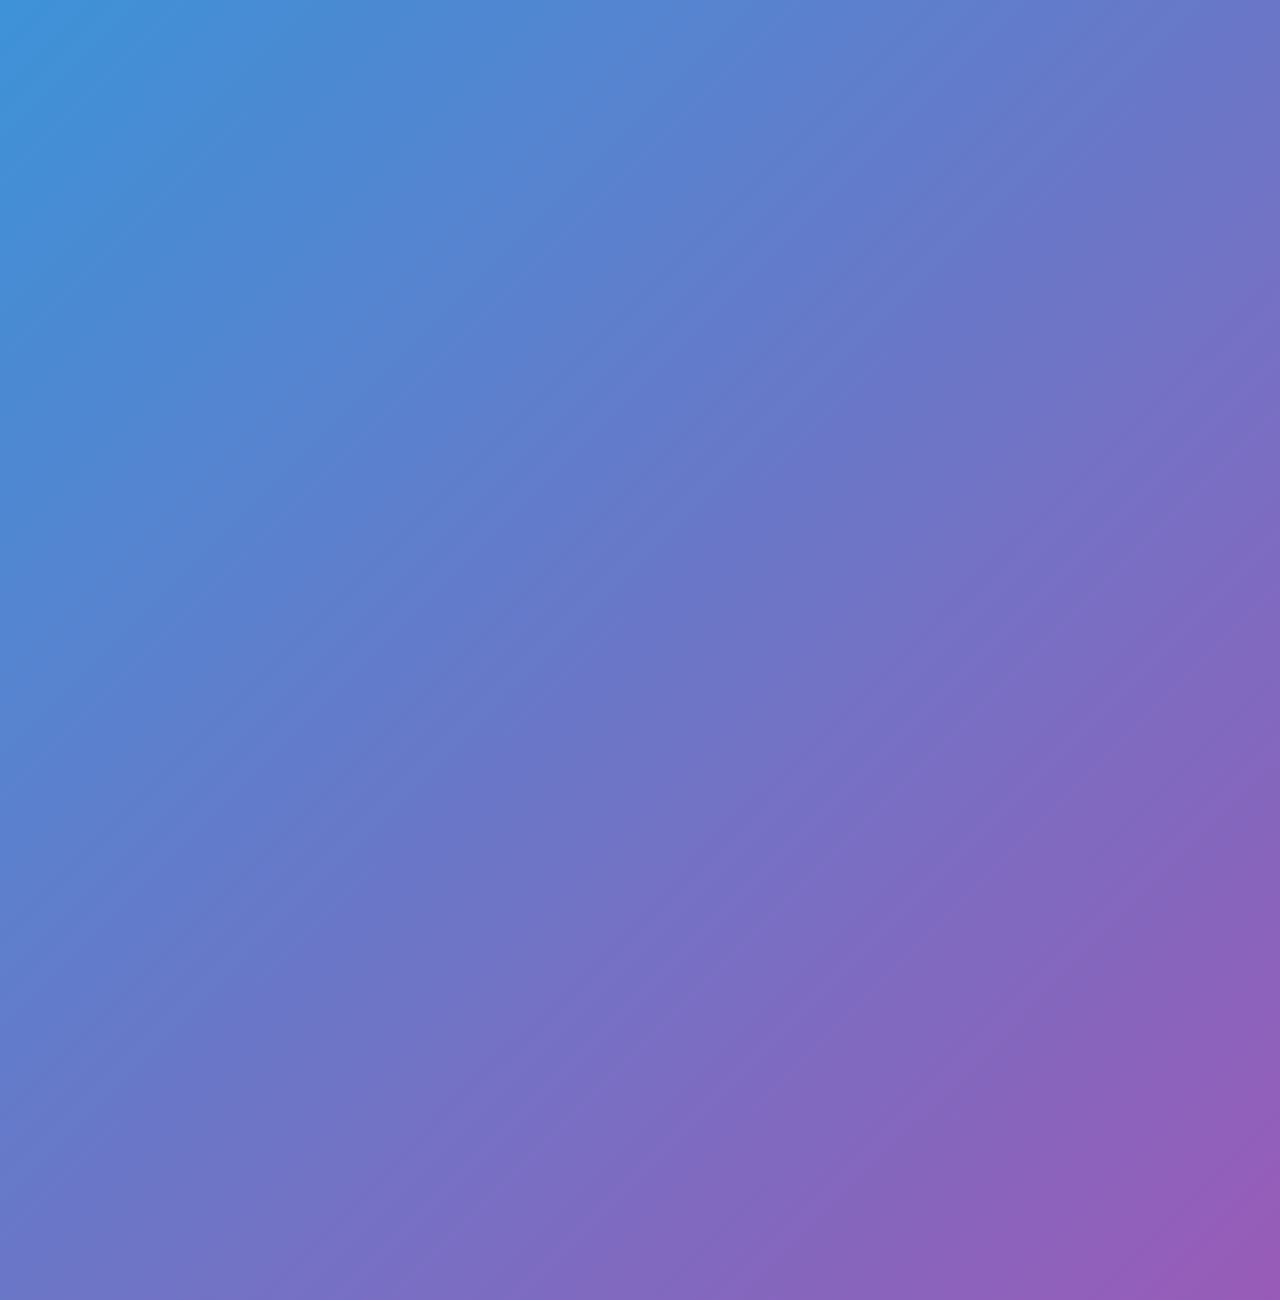
<file: portfolio_resume.html>
<!DOCTYPE html>
<html lang="en">
<head>
    <meta charset="UTF-8">
    <meta name="viewport" content="width=device-width, initial-scale=1.0">
    <title>Vincent Matonis - Senior Software Engineer</title>
    <style>
        * {
            margin: 0;
            padding: 0;
            box-sizing: border-box;
        }

        body {
            font-family: 'Segoe UI', Tahoma, Geneva, Verdana, sans-serif;
            line-height: 1.6;
            color: #333;
            background: linear-gradient(135deg, #2c3e50 0%, #3498db 50%, #9b59b6 100%);
            min-height: 100vh;
        }

        .container {
            max-width: 1200px;
            margin: 0 auto;
            padding: 20px;
        }

        .card {
            background: rgba(255, 255, 255, 0.95);
            backdrop-filter: blur(15px);
            border-radius: 20px;
            padding: 40px;
            margin: 20px 0;
            box-shadow: 0 25px 50px rgba(0, 0, 0, 0.15);
            border: 1px solid rgba(255, 255, 255, 0.3);
            transition: transform 0.3s ease, box-shadow 0.3s ease;
        }

        .card:hover {
            transform: translateY(-8px);
            box-shadow: 0 35px 70px rgba(0, 0, 0, 0.2);
        }

        .header {
            text-align: center;
            margin-bottom: 40px;
        }

        .profile-img {
            width: 160px;
            height: 160px;
            border-radius: 50%;
            margin: 0 auto 25px;
            background: linear-gradient(45deg, #2c3e50, #3498db, #9b59b6);
            display: flex;
            align-items: center;
            justify-content: center;
            font-size: 64px;
            color: white;
            font-weight: bold;
            box-shadow: 0 20px 40px rgba(0, 0, 0, 0.2);
        }

        h1 {
            font-size: 3.2em;
            margin-bottom: 15px;
            background: linear-gradient(45deg, #2c3e50, #3498db, #9b59b6);
            -webkit-background-clip: text;
            -webkit-text-fill-color: transparent;
            background-clip: text;
            font-weight: 700;
        }

        .subtitle {
            font-size: 1.4em;
            color: #666;
            margin-bottom: 25px;
            font-weight: 500;
        }

        .contact-info {
            display: flex;
            justify-content: center;
            flex-wrap: wrap;
            gap: 25px;
            margin: 25px 0;
        }

        .contact-item {
            display: flex;
            align-items: center;
            gap: 10px;
            color: #555;
            text-decoration: none;
            padding: 12px 20px;
            border-radius: 30px;
            background: linear-gradient(135deg, rgba(52, 152, 219, 0.1), rgba(155, 89, 182, 0.1));
            transition: all 0.3s ease;
            border: 2px solid transparent;
        }

        .contact-item:hover {
            background: linear-gradient(135deg, rgba(52, 152, 219, 0.2), rgba(155, 89, 182, 0.2));
            transform: translateY(-3px);
            border-color: rgba(52, 152, 219, 0.3);
        }

        .section {
            margin: 35px 0;
        }

        .section h2 {
            font-size: 2.2em;
            margin-bottom: 25px;
            color: #2c3e50;
            border-bottom: 4px solid #3498db;
            padding-bottom: 12px;
            font-weight: 600;
        }

        .about p {
            font-size: 1.15em;
            text-align: justify;
            margin-bottom: 18px;
            color: #555;
            line-height: 1.7;
        }

        .skills-grid {
            display: grid;
            grid-template-columns: repeat(auto-fit, minmax(280px, 1fr));
            gap: 25px;
            margin: 25px 0;
        }

        .skill-category {
            background: linear-gradient(135deg, rgba(52, 152, 219, 0.08), rgba(155, 89, 182, 0.08));
            padding: 25px;
            border-radius: 18px;
            border-left: 5px solid #3498db;
            transition: all 0.3s ease;
        }

        .skill-category:hover {
            background: linear-gradient(135deg, rgba(52, 152, 219, 0.12), rgba(155, 89, 182, 0.12));
            transform: translateX(8px);
        }

        .skill-category h3 {
            color: #2c3e50;
            margin-bottom: 15px;
            font-size: 1.3em;
            font-weight: 600;
        }

        .skill-category ul {
            list-style: none;
        }

        .skill-category li {
            padding: 8px 0;
            color: #555;
            font-size: 1.05em;
            position: relative;
            padding-left: 20px;
        }

        .skill-category li:before {
            content: "▸";
            color: #3498db;
            position: absolute;
            left: 0;
            font-weight: bold;
        }

        .experience-item {
            margin: 30px 0;
            padding: 30px;
            background: linear-gradient(135deg, rgba(255, 255, 255, 0.9), rgba(52, 152, 219, 0.05));
            border-radius: 18px;
            border-left: 5px solid #9b59b6;
            transition: all 0.3s ease;
            position: relative;
        }

        .experience-item:hover {
            background: linear-gradient(135deg, rgba(255, 255, 255, 0.95), rgba(52, 152, 219, 0.1));
            transform: translateX(12px);
            box-shadow: 0 15px 30px rgba(0, 0, 0, 0.1);
        }

        .job-header {
            display: flex;
            justify-content: space-between;
            align-items: flex-start;
            flex-wrap: wrap;
            margin-bottom: 20px;
            gap: 15px;
        }

        .job-title {
            font-size: 1.4em;
            font-weight: bold;
            color: #2c3e50;
            margin-bottom: 5px;
        }

        .company {
            font-size: 1.15em;
            color: #3498db;
            font-weight: 600;
        }

        .location {
            font-size: 1em;
            color: #666;
            font-style: italic;
        }

        .date {
            background: linear-gradient(45deg, #3498db, #9b59b6);
            color: white;
            padding: 8px 18px;
            border-radius: 25px;
            font-size: 0.95em;
            font-weight: 600;
            white-space: nowrap;
        }

        .job-description {
            margin-top: 18px;
            color: #555;
        }

        .job-description p {
            margin-bottom: 15px;
            font-size: 1.05em;
            line-height: 1.6;
        }

        .job-description ul {
            margin-left: 25px;
            margin-top: 15px;
        }

        .job-description li {
            margin: 10px 0;
            color: #555;
            line-height: 1.6;
        }

        .years-badge {
            background: linear-gradient(45deg, #2c3e50, #3498db);
            color: white;
            padding: 4px 12px;
            border-radius: 15px;
            font-size: 0.85em;
            font-weight: 600;
            margin-left: 10px;
        }

        .footer {
            text-align: center;
            margin-top: 50px;
            padding: 25px;
            color: rgba(255, 255, 255, 0.9);
            font-size: 1.1em;
        }

        @media (max-width: 768px) {
            .container {
                padding: 15px;
            }
            
            .card {
                padding: 25px;
                margin: 15px 0;
            }
            
            h1 {
                font-size: 2.5em;
            }
            
            .contact-info {
                flex-direction: column;
                align-items: center;
                gap: 15px;
            }
            
            .job-header {
                flex-direction: column;
                align-items: flex-start;
                gap: 10px;
            }
            
            .skills-grid {
                grid-template-columns: 1fr;
            }

            .profile-img {
                width: 120px;
                height: 120px;
                font-size: 48px;
            }
        }

        .fade-in {
            opacity: 0;
            transform: translateY(40px);
            animation: fadeInUp 0.8s ease forwards;
        }

        @keyframes fadeInUp {
            to {
                opacity: 1;
                transform: translateY(0);
            }
        }

        .animate-delay-1 { animation-delay: 0.2s; }
        .animate-delay-2 { animation-delay: 0.4s; }
        .animate-delay-3 { animation-delay: 0.6s; }
        .animate-delay-4 { animation-delay: 0.8s; }

        .highlight {
            background: linear-gradient(120deg, transparent 0%, rgba(52, 152, 219, 0.2) 50%, transparent 100%);
            padding: 2px 6px;
            border-radius: 4px;
        }
    </style>
</head>
<body>
    <div class="container">
        <!-- Header Section -->
        <div class="card fade-in">
            <div class="header">
                <div class="profile-img">VM</div>
                <h1>Vincent Matonis</h1>
                <div class="subtitle">Principal Software Engineer & Platform Integration Lead</div>
                
                <div class="contact-info">
                    <a href="mailto:vmatonis@icloud.com" class="contact-item">
                        📧 vmatonis@icloud.com
                    </a>
                    <a href="tel:+17087892326" class="contact-item">
                        📱 (708) 789-2326
                    </a>
                    <span class="contact-item">
                        📍 Chicago, IL
                    </span>
                </div>
            </div>
        </div>

        <!-- About Section -->
        <div class="card fade-in animate-delay-1">
            <div class="section about">
                <h2>Professional Summary</h2>
                <p>
                    Seasoned software engineer and technical leader with <span class="highlight">15+ years of experience</span> 
                    designing and implementing enterprise-scale platforms and microservice architectures. Currently serving as 
                    Principal/Lead for Platform Integrations at Donnelley Financial Solutions, where I lead a globally distributed 
                    team of 15 engineers in creating unified platform experiences.
                </p>
                <p>
                    My expertise spans <span class="highlight">full-stack development, database architecture, and API design</span>, 
                    with a proven track record in contract negotiation, project management, and technical modernization initiatives. 
                    I specialize in transforming legacy systems into modern, scalable solutions while maintaining business continuity.
                </p>
            </div>
        </div>

        <!-- Skills Section -->
        <div class="card fade-in animate-delay-2">
            <div class="section">
                <h2>Technologies & Expertise</h2>
                <div class="skills-grid">
                    <div class="skill-category">
                        <h3>Core Programming <span class="years-badge">10+ years</span></h3>
                        <ul>
                            <li>C, C++, C#</li>
                            <li>JavaScript/Node.js</li>
                            <li>Python</li>
                            <li>Java</li>
                            <li>PHP</li>
                        </ul>
                    </div>
                    <div class="skill-category">
                        <h3>Web Technologies</h3>
                        <ul>
                            <li>HTML5/CSS3/JavaScript</li>
                            <li>Frontend Engineering</li>
                            <li>E-Commerce (Magento, WooCommerce)</li>
                            <li>RESTful APIs & Microservices</li>
                            <li>System Architecture</li>
                        </ul>
                    </div>
                    <div class="skill-category">
                        <h3>Database Systems</h3>
                        <ul>
                            <li>MySQL, MSSQL</li>
                            <li>Oracle Database <span class="years-badge">6+ years</span></li>
                            <li>Database Administration</li>
                            <li>Schema Design & Optimization</li>
                            <li>Performance Tuning</li>
                        </ul>
                    </div>
                    <div class="skill-category">
                        <h3>Leadership & Business</h3>
                        <ul>
                            <li>Team Management (15+ engineers)</li>
                            <li>Contract Negotiation</li>
                            <li>Project Planning & Budgeting</li>
                            <li>Technical Documentation</li>
                            <li>Vendor Relations</li>
                        </ul>
                    </div>
                </div>
            </div>
        </div>

        <!-- Experience Section -->
        <div class="card fade-in animate-delay-3">
            <div class="section">
                <h2>Professional Experience</h2>
                
                <div class="experience-item">
                    <div class="job-header">
                        <div>
                            <div class="job-title">Principal/Lead — Platform Integrations</div>
                            <div class="company">Donnelley Financial Solutions</div>
                            <div class="location">Chicago, IL; Boston, MA</div>
                        </div>
                        <div class="date">July 2020 - Present</div>
                    </div>
                    <div class="job-description">
                        <p>Leading heterogeneous platform integrations to create a unified ecosystem that seamlessly connects all product offerings and enables third-party vendor integration.</p>
                        <ul>
                            <li>Designed greenfield microservice architecture integrating full-service business workflows with flagship self-service financial compliance filing software</li>
                            <li>Successfully negotiated and managed contracts with multiple development vendors</li>
                            <li>Built and led a globally distributed team of 15 engineers across multiple time zones</li>
                            <li>Architected extensible systems allowing seamless integration of third-party vendor services</li>
                            <li>Established technical specifications and integration standards for cross-platform compatibility</li>
                        </ul>
                    </div>
                </div>

                <div class="experience-item">
                    <div class="job-header">
                        <div>
                            <div class="job-title">Senior Software Engineer</div>
                            <div class="company">Donnelley Financial Solutions</div>
                            <div class="location">Chicago, IL; Boston, MA</div>
                        </div>
                        <div class="date">July 2017 - July 2020</div>
                    </div>
                    <div class="job-description">
                        <p>Technical and project lead responsible for end-to-end project planning, architecture design, and modernization initiatives.</p>
                        <ul>
                            <li>Engineered conversion system for proprietary typesetting formats to xHTML for regulatory compliance</li>
                            <li>Designed and implemented enterprise-wide file conversion infrastructure supporting HTML to PDF/PostScript, HTML to xHTML, and other critical transformations</li>
                            <li>Led high-visibility SEC compliance project adding iXBRL tagging to Form 8-K cover pages under tight deadlines</li>
                            <li>Developed centralized web frontend consolidating 10+ operational dashboards across 6 heterogeneous databases</li>
                            <li>Spearheaded migration from legacy systems (TFS, ClearQuest, SourceSafe) to modern Azure DevOps and Git workflows</li>
                            <li>Implemented comprehensive CI/CD strategy for both new and legacy software throughout the ecosystem</li>
                        </ul>
                    </div>
                </div>

                <div class="experience-item">
                    <div class="job-header">
                        <div>
                            <div class="job-title">Vice President</div>
                            <div class="company">Flucomp Enterprises, Inc.</div>
                            <div class="location">Hickory Hills, IL; Boston, MA</div>
                        </div>
                        <div class="date">January 2010 - Present</div>
                    </div>
                    <div class="job-description">
                        <p>Founded and operate family consulting business specializing in data science, software development, financial trading, and full-stack web solutions.</p>
                        <ul>
                            <li>Full-stack development using C#/.NET, PHP, Node.js, and C++ for diverse client requirements</li>
                            <li>E-commerce website development and deployment, primarily serving small business clients</li>
                            <li>Created and implemented comprehensive social network marketing strategies</li>
                            <li>Advanced data analytics and machine learning for financial markets (stocks, bonds, options)</li>
                            <li>Negotiated complex agreements including patent licensing, staffing contracts, and Cooperative R&D agreements</li>
                        </ul>
                    </div>
                </div>

                <div class="experience-item">
                    <div class="job-header">
                        <div>
                            <div class="job-title">Contract Software Developer</div>
                            <div class="company">R.R. Donnelley</div>
                            <div class="location">Chicago, IL</div>
                        </div>
                        <div class="date">April 2016 - December 2016</div>
                    </div>
                    <div class="job-description">
                        <p>Contracted through Flucomp to implement new features and optimize legacy typesetting software written in C++ on Windows.</p>
                        <ul>
                            <li>Implemented intelligent page modification detection to dramatically improve save process performance</li>
                            <li>Researched and proved CRC32 inadequacy for file integrity at enterprise scale</li>
                            <li>Successfully implemented SHA-256 hashing system in-place for enhanced security</li>
                            <li>Identified and resolved critical memory leaks improving system stability</li>
                            <li>Created migration scripts for upgrading from Visual C++ 6 to Visual Studio 2010</li>
                        </ul>
                    </div>
                </div>

                <div class="experience-item">
                    <div class="job-header">
                        <div>
                            <div class="job-title">Software Developer</div>
                            <div class="company">Scaled Dynamics</div>
                            <div class="location">Chicago, IL</div>
                        </div>
                        <div class="date">August 2013 - March 2014</div>
                    </div>
                    <div class="job-description">
                        <p>Contracted to develop custom trading algorithms and specialized software solutions for financial clients.</p>
                        <ul>
                            <li>Led major release of flagship automated purchasing system using jQuery and existing sales architecture</li>
                            <li>Developed real-time in-browser communications platform (voice, video, chat) enabling direct broker-client interactions</li>
                            <li>Created custom trading algorithms optimized for specific client requirements and market conditions</li>
                        </ul>
                    </div>
                </div>
            </div>
        </div>
    </div>

    <div class="footer">
        <p>&copy; 2025 Vincent Matonis. All rights reserved.</p>
    </div>

    <script>
        document.addEventListener('DOMContentLoaded', function() {
            // Enhanced animation observer
            const observerOptions = {
                threshold: 0.1,
                rootMargin: '0px 0px -30px 0px'
            };

            const observer = new IntersectionObserver((entries) => {
                entries.forEach(entry => {
                    if (entry.isIntersecting) {
                        entry.target.style.opacity = '1';
                        entry.target.style.transform = 'translateY(0)';
                    }
                });
            }, observerOptions);

            // Observe all cards for animation
            document.querySelectorAll('.card').forEach(card => {
                observer.observe(card);
            });

            // Enhanced hover effects for experience items
            document.querySelectorAll('.experience-item').forEach(item => {
                item.addEventListener('mouseenter', function() {
                    this.style.borderLeft = '5px solid #3498db';
                });
                
                item.addEventListener('mouseleave', function() {
                    this.style.borderLeft = '5px solid #9b59b6';
                });
            });

            // Typing effect for name
            const nameElement = document.querySelector('h1');
            const originalText = nameElement.textContent;
            nameElement.textContent = '';
            
            let i = 0;
            const typeWriter = () => {
                if (i < originalText.length) {
                    nameElement.textContent += originalText.charAt(i);
                    i++;
                    setTimeout(typeWriter, 80);
                }
            };
            
            setTimeout(typeWriter, 800);

            // Smooth scrolling for any internal links (if added later)
            document.querySelectorAll('a[href^="#"]').forEach(anchor => {
                anchor.addEventListener('click', function (e) {
                    e.preventDefault();
                    document.querySelector(this.getAttribute('href')).scrollIntoView({
                        behavior: 'smooth'
                    });
                });
            });
        });
    </script>
</body>
</html>
</file>
<file: styles.css>
:root {
    --primary: #60a5fa;
    --primary-color: #60a5fa;
    --secondary-color: #3b82f6;
    --accent-color: #93c5fd;
    --text-color: #f8fafc;
    --text-light: #cbd5e1;
    --background: #0f172a;
    --surface: #1e293b;
    --border: #334155;
    --shadow: rgba(0, 0, 0, 0.3);
    --card-bg: #1e293b;
    --card-bg-hover: #334155;
    --max-width: 1200px;
}

* {
    margin: 0;
    padding: 0;
    box-sizing: border-box;
}

html {
    scroll-behavior: smooth;
}

body {
    font-family: 'Inter', -apple-system, BlinkMacSystemFont, 'Segoe UI', Roboto, sans-serif;
    line-height: 1.6;
    color: var(--text-color);
    background-color: var(--background);
}

.container {
    max-width: var(--max-width);
    margin: 0 auto;
    padding: 0 1rem;
}

/* Navigation */
.navbar {
    position: fixed;
    top: 0;
    width: 100%;
    background: rgba(15, 23, 42, 0.2);
    backdrop-filter: blur(5px);
    z-index: 1000;
    border-bottom: 1px solid transparent;
    transition: all 0.3s ease;
}

.navbar.morphed {
    background: rgba(15, 23, 42, 0.98) !important;
    backdrop-filter: blur(10px);
    border-bottom: 1px solid var(--border);
    padding: 0.5rem 0;
}

.navbar.morphed .nav-container {
    padding: 0.75rem 1rem;
}

.navbar.morphed .nav-logo {
    font-size: 1.3rem;
}

.nav-container {
    max-width: var(--max-width);
    margin: 0 auto;
    padding: 1rem;
    display: flex;
    justify-content: space-between;
    align-items: center;
    transition: padding 0.3s ease;
}

.nav-logo {
    font-size: 1.5rem;
    font-weight: 700;
    color: var(--primary-color);
    text-decoration: none;
    transition: font-size 0.3s ease;
}

.nav-menu {
    display: flex;
    list-style: none;
    gap: 2rem;
}

.nav-link {
    color: var(--text-color);
    text-decoration: none;
    font-weight: 500;
    transition: color 0.3s ease;
}

.nav-link:hover {
    color: var(--primary-color);
}

.hamburger {
    display: none;
    flex-direction: column;
    cursor: pointer;
}

.bar {
    width: 25px;
    height: 3px;
    background-color: var(--text-color);
    margin: 3px 0;
    transition: 0.3s;
}

/* Hero Section */
.hero {
    padding: 8rem 0 4rem;
    background: linear-gradient(135deg, var(--background) 0%, rgba(30, 41, 59, 0.8) 100%);
}

.hero-content {
    text-align: center;
    max-width: 600px;
    margin: 0 auto;
}

.hero-title {
    font-size: 3.5rem;
    font-weight: 700;
    margin-bottom: 1rem;
    color: var(--text-color);
}

.hero-subtitle {
    font-size: 1.25rem;
    color: var(--primary-color);
    font-weight: 600;
    margin-bottom: 1rem;
}

.hero-description {
    font-size: 1.1rem;
    color: var(--text-light);
    margin-bottom: 2rem;
    line-height: 1.7;
}

.hero-buttons {
    display: flex;
    gap: 1rem;
    justify-content: center;
    flex-wrap: wrap;
}

.btn {
    display: inline-block;
    padding: 0.75rem 2rem;
    border-radius: 0.5rem;
    text-decoration: none;
    font-weight: 600;
    transition: all 0.3s ease;
    border: 2px solid transparent;
}

.btn-primary {
    background-color: var(--primary-color);
    color: white;
}

.btn-primary:hover {
    background-color: var(--secondary-color);
    transform: translateY(-2px);
}

.btn-secondary {
    border-color: var(--primary-color);
    color: var(--primary-color);
}

.btn-secondary:hover {
    background-color: var(--primary-color);
    color: white;
    transform: translateY(-2px);
}

/* Sections */
section {
    padding: 4rem 0;
}

/* Alternating section backgrounds */
.hero {
    background: var(--background);
}

.about {
    background: var(--surface);
}

.skills {
    background: var(--background);
}

.experience {
    background: var(--surface);
}

.portfolio {
    background: var(--background);
}

.section-title {
    font-size: 2.5rem;
    font-weight: 700;
    text-align: center;
    margin-bottom: 3rem;
    color: var(--text-color);
}

/* About Section */
.about {
    background-color: var(--surface);
}

.about-content {
    max-width: 800px;
    margin: 0 auto;
    text-align: center;
}

.about-text p {
    font-size: 1.1rem;
    color: var(--text-light);
    margin-bottom: 1.5rem;
    line-height: 1.8;
}

/* Experience Section */
.timeline-intro {
    text-align: center;
    margin-bottom: 4rem;
    font-style: italic;
    color: var(--text-light);
    font-size: 1.1rem;
}

.experience-timeline {
    max-width: 1000px;
    margin: 0 auto;
    position: relative;
    padding-left: 2rem;
}

/* Timeline Line */
.experience-timeline::before {
    content: '';
    position: absolute;
    left: 1rem;
    top: 0;
    bottom: 0;
    width: 4px;
    background: linear-gradient(180deg,
            var(--primary-color) 0%,
            var(--accent-color) 25%,
            #10b981 50%,
            #f59e0b 75%,
            #9333ea 100%);
    border-radius: 2px;
    box-shadow: 0 0 10px rgba(37, 99, 235, 0.3);
}

.experience-item {
    position: relative;
    margin-bottom: 4rem;
    margin-left: 2rem;
    padding: 2.5rem;
    background: linear-gradient(135deg, var(--card-bg) 0%, rgba(51, 65, 85, 0.8) 100%);
    border-radius: 1rem;
    box-shadow: 0 8px 32px rgba(0, 0, 0, 0.4);
    border: 1px solid rgba(96, 165, 250, 0.2);
    transition: all 0.3s ease;
    overflow: hidden;
}

/* Timeline Node - replaces the top gradient bar */
.experience-item::before {
    content: '';
    position: absolute;
    left: -3rem;
    top: 2rem;
    width: 16px;
    height: 16px;
    background: var(--primary-color);
    border-radius: 50%;
    border: 4px solid var(--background);
    box-shadow: 0 0 0 2px var(--primary-color), 0 4px 8px rgba(0, 0, 0, 0.4), 0 0 20px rgba(96, 165, 250, 0.3);
    z-index: 1;
}

/* Timeline Connector Line */
.experience-item::after {
    content: '';
    position: absolute;
    left: -2.25rem;
    top: 2.75rem;
    width: 2rem;
    height: 2px;
    background: linear-gradient(90deg, var(--primary-color), transparent);
}

.experience-item:hover {
    transform: translateY(-8px);
    box-shadow: 0 20px 60px rgba(0, 0, 0, 0.6);
    border-color: rgba(96, 165, 250, 0.4);
    background: linear-gradient(135deg, var(--card-bg-hover) 0%, rgba(71, 85, 105, 0.9) 100%);
}

.experience-item:hover::before {
    transform: scale(1.2);
    box-shadow: 0 0 0 4px currentColor, 0 6px 20px rgba(0, 0, 0, 0.2);
}

/* Role Badges */
.role-badge {
    position: absolute;
    top: 1rem;
    right: 1rem;
    background: linear-gradient(135deg, var(--primary-color), var(--accent-color));
    color: white;
    padding: 0.5rem 1rem;
    border-radius: 2rem;
    font-size: 0.75rem;
    font-weight: 600;
    text-transform: uppercase;
    letter-spacing: 0.5px;
}

.entrepreneur-badge {
    background: linear-gradient(135deg, #f59e0b, #d97706);
}

/* Experience Header */
.experience-header {
    display: flex;
    justify-content: space-between;
    align-items: flex-start;
    margin-bottom: 1.5rem;
    gap: 2rem;
}

.job-info {
    flex: 1;
}

.job-title {
    font-size: 1.75rem;
    font-weight: 700;
    color: var(--text-color);
    margin-bottom: 0.5rem;
    display: flex;
    align-items: center;
    gap: 0.5rem;
}

.title-icon {
    font-size: 1.5rem;
}

.company {
    font-size: 1.25rem;
    color: var(--primary-color);
    font-weight: 600;
    margin-bottom: 0.75rem;
}

.job-meta {
    display: flex;
    gap: 1rem;
    flex-wrap: wrap;
    align-items: center;
    margin-top: 0.5rem;
}

/* Career Progression */
.career-progression {
    display: flex;
    align-items: center;
    gap: 0.5rem;
    margin-top: 0.75rem;
    font-size: 0.85rem;
    color: var(--text-light);
}

.progression-item {
    background: rgba(96, 165, 250, 0.15);
    padding: 0.25rem 0.75rem;
    border-radius: 1rem;
    font-weight: 500;
}

.progression-arrow {
    color: var(--primary-color);
    font-weight: bold;
    font-size: 1rem;
}

.location {
    display: flex;
    align-items: center;
    gap: 0.25rem;
    color: var(--text-light);
    font-size: 0.9rem;
    font-weight: 400;
}

.duration {
    display: inline-flex;
    align-items: center;
    gap: 0.5rem;
    background: linear-gradient(135deg, rgba(37, 99, 235, 0.08), rgba(59, 130, 246, 0.12));
    padding: 0.4rem 0.8rem;
    border-radius: 0.5rem;
    font-weight: 500;
    font-size: 0.85rem;
    border: 1px solid rgba(37, 99, 235, 0.15);
    color: var(--primary-color);
    transition: all 0.3s ease;
}

.duration:hover {
    background: linear-gradient(135deg, rgba(37, 99, 235, 0.12), rgba(59, 130, 246, 0.18));
    border-color: rgba(37, 99, 235, 0.25);
    transform: translateY(-1px);
}

/* Impact Stats */
.impact-stats {
    display: flex;
    gap: 1rem;
    flex-shrink: 0;
}

.impact-stats.compact {
    gap: 0.5rem;
}

.stat-item {
    text-align: center;
    background: rgba(96, 165, 250, 0.15);
    padding: 1rem;
    border-radius: 0.75rem;
    min-width: 80px;
    border: 2px solid rgba(96, 165, 250, 0.3);
}

.stat-number {
    font-size: 1.5rem;
    font-weight: 700;
    color: var(--primary-color);
    line-height: 1;
}

.stat-label {
    font-size: 0.75rem;
    color: var(--text-light);
    text-transform: uppercase;
    letter-spacing: 0.5px;
    margin-top: 0.25rem;
}

/* Role Summary */
.role-summary {
    background: linear-gradient(135deg, rgba(96, 165, 250, 0.15), rgba(147, 197, 253, 0.1));
    padding: 1rem 1.5rem;
    border-radius: 0.75rem;
    margin-bottom: 2rem;
    border-left: 4px solid var(--primary-color);
    font-size: 1.05rem;
    line-height: 1.6;
    color: var(--text-light);
}

/* Achievements Grid */
.achievements-grid {
    display: grid;
    grid-template-columns: repeat(auto-fit, minmax(300px, 1fr));
    gap: 1.5rem;
}

.achievements-grid.compact {
    grid-template-columns: 1fr;
    gap: 1rem;
}

.achievement {
    display: flex;
    gap: 1rem;
    padding: 1.5rem;
    background: rgba(30, 41, 59, 0.6);
    border-radius: 0.75rem;
    border: 2px solid rgba(96, 165, 250, 0.2);
    transition: all 0.3s ease;
    position: relative;
    overflow: hidden;
}

.achievement::before {
    content: '';
    position: absolute;
    top: 0;
    left: 0;
    width: 4px;
    height: 100%;
    background: var(--primary-color);
    transform: scaleY(0);
    transform-origin: bottom;
    transition: transform 0.3s ease;
}

.achievement:hover {
    background: rgba(51, 65, 85, 0.8);
    border-color: rgba(96, 165, 250, 0.4);
    transform: translateX(8px);
}

.achievement:hover::before {
    transform: scaleY(1);
}

.achievement-icon {
    font-size: 1.5rem;
    flex-shrink: 0;
    display: flex;
    align-items: flex-start;
    padding-top: 0.25rem;
}

.achievement-text {
    line-height: 1.6;
    color: var(--text-light);
}

.achievement-text strong {
    color: var(--text-color);
    font-size: 1.05rem;
    display: block;
    margin-bottom: 0.5rem;
}

/* Special Achievement Styles */
.highlight-achievement {
    background: linear-gradient(135deg, rgba(59, 130, 246, 0.05), rgba(99, 102, 241, 0.05));
    border-color: rgba(59, 130, 246, 0.2);
}

.urgent {
    background: linear-gradient(135deg, rgba(239, 68, 68, 0.05), rgba(220, 38, 38, 0.05));
    border-color: rgba(239, 68, 68, 0.2);
}

.urgent::before {
    background: #ef4444;
}

.modern {
    background: linear-gradient(135deg, rgba(16, 185, 129, 0.05), rgba(5, 150, 105, 0.05));
    border-color: rgba(16, 185, 129, 0.2);
}

.modern::before {
    background: #10b981;
}

.founding {
    background: linear-gradient(135deg, rgba(245, 158, 11, 0.05), rgba(217, 119, 6, 0.05));
    border-color: rgba(245, 158, 11, 0.2);
}

.founding::before {
    background: #f59e0b;
}

.quant {
    background: linear-gradient(135deg, rgba(147, 51, 234, 0.05), rgba(126, 34, 206, 0.05));
    border-color: rgba(147, 51, 234, 0.2);
}

.quant::before {
    background: #9333ea;
}

.deal-maker {
    background: linear-gradient(135deg, rgba(99, 102, 241, 0.05), rgba(79, 70, 229, 0.05));
    border-color: rgba(99, 102, 241, 0.2);
}

.deal-maker::before {
    background: #6366f1;
}

.flagship {
    background: linear-gradient(135deg, rgba(34, 197, 94, 0.05), rgba(21, 128, 61, 0.05));
    border-color: rgba(34, 197, 94, 0.2);
}

.flagship::before {
    background: #22c55e;
}

.realtime {
    background: linear-gradient(135deg, rgba(168, 85, 247, 0.05), rgba(147, 51, 234, 0.05));
    border-color: rgba(168, 85, 247, 0.2);
}

.realtime::before {
    background: #a855f7;
}

.algo {
    background: linear-gradient(135deg, rgba(14, 165, 233, 0.05), rgba(2, 132, 199, 0.05));
    border-color: rgba(14, 165, 233, 0.2);
}

.algo::before {
    background: #0ea5e9;
}

.specialized {
    background: linear-gradient(135deg, rgba(71, 85, 105, 0.05), rgba(51, 65, 85, 0.05));
    border-color: rgba(71, 85, 105, 0.2);
}

.specialized::before {
    background: #475569;
}

/* Experience Item Types */
.experience-item.featured {
    border: 2px solid rgba(37, 99, 235, 0.2);
    background: linear-gradient(135deg, rgba(37, 99, 235, 0.02), rgba(59, 130, 246, 0.02));
}

.experience-item.featured::before {
    background: var(--primary-color);
    width: 20px;
    height: 20px;
    border: 4px solid white;
    box-shadow: 0 0 0 3px var(--primary-color), 0 4px 12px rgba(37, 99, 235, 0.3);
}

.experience-item.modernizer::before {
    background: #10b981;
    box-shadow: 0 0 0 3px #10b981, 0 4px 12px rgba(16, 185, 129, 0.3);
}

.experience-item.entrepreneur::before {
    background: #f59e0b;
    box-shadow: 0 0 0 3px #f59e0b, 0 4px 12px rgba(245, 158, 11, 0.3);
}

.experience-item.fintech::before {
    background: #9333ea;
    box-shadow: 0 0 0 3px #9333ea, 0 4px 12px rgba(147, 51, 234, 0.3);
}

/* Timeline connector colors */
.experience-item.featured::after {
    background: linear-gradient(90deg, var(--primary-color), transparent);
}

.experience-item.modernizer::after {
    background: linear-gradient(90deg, #10b981, transparent);
}

.experience-item.entrepreneur::after {
    background: linear-gradient(90deg, #f59e0b, transparent);
}

.experience-item.fintech::after {
    background: linear-gradient(90deg, #9333ea, transparent);
}

/* Skills Section */
.skills {
    background-color: var(--surface);
}

.skills-intro {
    text-align: center;
    margin-bottom: 3rem;
    font-style: italic;
    color: var(--text-light);
    font-size: 1.1rem;
}

/* Skill Tiers */
.skill-tier {
    margin-bottom: 2.5rem;
    background: linear-gradient(135deg, var(--card-bg) 0%, rgba(51, 65, 85, 0.8) 100%);
    border-radius: 1rem;
    padding: 2rem;
    border: 1px solid rgba(96, 165, 250, 0.2);
    position: relative;
    overflow: hidden;
}

.skill-tier::before {
    content: '';
    position: absolute;
    top: 0;
    left: 0;
    right: 0;
    height: 4px;
}

/* Tier Color Themes */
.tier-expert::before {
    background: linear-gradient(90deg, #f59e0b, #d97706);
}

.tier-languages::before {
    background: linear-gradient(90deg, #3b82f6, #2563eb);
}

.tier-web::before {
    background: linear-gradient(90deg, #10b981, #059669);
}

.tier-data::before {
    background: linear-gradient(90deg, #8b5cf6, #7c3aed);
}

.tier-devops::before {
    background: linear-gradient(90deg, #ef4444, #dc2626);
}

.tier-specialized::before {
    background: linear-gradient(90deg, #f97316, #ea580c);
}

.tier-leadership::before {
    background: linear-gradient(90deg, #14b8a6, #0d9488);
}

.tier-header {
    display: flex;
    justify-content: space-between;
    align-items: center;
    margin-bottom: 1.5rem;
}

.tier-title {
    font-size: 1.5rem;
    font-weight: 700;
    color: var(--text-color);
    display: flex;
    align-items: center;
    gap: 0.5rem;
}

.tier-subtitle {
    font-size: 0.9rem;
    color: var(--text-light);
    font-style: italic;
    font-weight: 400;
}

.skills-list {
    display: flex;
    flex-wrap: wrap;
    gap: 0.75rem;
}

/* Skill Tag Variants */
.skill-tag {
    padding: 0.5rem 1rem;
    border-radius: 2rem;
    font-size: 0.875rem;
    font-weight: 500;
    transition: all 0.3s ease;
    border: 2px solid transparent;
}

.skill-tag:hover {
    transform: translateY(-2px);
}

/* Expert Tags (Core Expertise) */
.skill-tag.expert {
    background: linear-gradient(135deg, #f59e0b, #d97706);
    color: white;
    box-shadow: 0 4px 12px rgba(245, 158, 11, 0.3);
}

.skill-tag.expert:hover {
    box-shadow: 0 6px 20px rgba(245, 158, 11, 0.4);
}

/* Primary Language Tags */
.skill-tag.primary {
    background: linear-gradient(135deg, #3b82f6, #2563eb);
    color: white;
    box-shadow: 0 4px 12px rgba(59, 130, 246, 0.3);
}

.skill-tag.primary:hover {
    box-shadow: 0 6px 20px rgba(59, 130, 246, 0.4);
}

/* Secondary Language Tags */
.skill-tag.secondary {
    background: linear-gradient(135deg, rgba(59, 130, 246, 0.2), rgba(37, 99, 235, 0.1));
    color: var(--primary-color);
    border-color: rgba(59, 130, 246, 0.3);
}

.skill-tag.secondary:hover {
    background: linear-gradient(135deg, rgba(59, 130, 246, 0.3), rgba(37, 99, 235, 0.2));
    border-color: rgba(59, 130, 246, 0.5);
}

/* Web Development Tags */
.skill-tag.web {
    background: linear-gradient(135deg, #10b981, #059669);
    color: white;
    box-shadow: 0 4px 12px rgba(16, 185, 129, 0.3);
}

.skill-tag.web:hover {
    box-shadow: 0 6px 20px rgba(16, 185, 129, 0.4);
}

/* Data Tags */
.skill-tag.data {
    background: linear-gradient(135deg, #8b5cf6, #7c3aed);
    color: white;
    box-shadow: 0 4px 12px rgba(139, 92, 246, 0.3);
}

.skill-tag.data:hover {
    box-shadow: 0 6px 20px rgba(139, 92, 246, 0.4);
}

/* DevOps Tags */
.skill-tag.devops {
    background: linear-gradient(135deg, #ef4444, #dc2626);
    color: white;
    box-shadow: 0 4px 12px rgba(239, 68, 68, 0.3);
}

.skill-tag.devops:hover {
    box-shadow: 0 6px 20px rgba(239, 68, 68, 0.4);
}

/* Specialized Tags */
.skill-tag.specialized {
    background: linear-gradient(135deg, #f97316, #ea580c);
    color: white;
    box-shadow: 0 4px 12px rgba(249, 115, 22, 0.3);
}

.skill-tag.specialized:hover {
    box-shadow: 0 6px 20px rgba(249, 115, 22, 0.4);
}

/* Leadership Tags */
.skill-tag.leadership {
    background: linear-gradient(135deg, #14b8a6, #0d9488);
    color: white;
    box-shadow: 0 4px 12px rgba(20, 184, 166, 0.3);
}

.skill-tag.leadership:hover {
    box-shadow: 0 6px 20px rgba(20, 184, 166, 0.4);
}

/* Education Section */
.education-content {
    max-width: 600px;
    margin: 0 auto;
    text-align: center;
}

.education-item {
    background: var(--card-bg);
    padding: 2rem;
    border-radius: 0.75rem;
    box-shadow: 0 4px 6px var(--shadow);
    border: 1px solid var(--border);
}

.degree {
    font-size: 1.5rem;
    font-weight: 600;
    color: var(--text-color);
    margin-bottom: 0.5rem;
}

.institution {
    font-size: 1.1rem;
    color: var(--primary-color);
    font-weight: 500;
    margin-bottom: 0.5rem;
}

.graduation-date {
    color: var(--text-light);
    font-weight: 500;
}

/* Contact Section */
.contact {
    background-color: var(--surface);
}

.contact-content {
    max-width: 600px;
    margin: 0 auto;
    text-align: center;
}

.contact-description {
    font-size: 1.1rem;
    color: var(--text-light);
    margin-bottom: 2rem;
    line-height: 1.8;
}

.contact-info {
    display: flex;
    flex-direction: column;
    gap: 1rem;
    align-items: center;
}

.contact-item {
    display: flex;
    align-items: center;
    gap: 1rem;
    padding: 1rem 2rem;
    background: var(--card-bg);
    border-radius: 0.75rem;
    text-decoration: none;
    color: var(--text-color);
    box-shadow: 0 4px 6px var(--shadow);
    transition: all 0.3s ease;
    min-width: 250px;
    border: 1px solid var(--border);
}

.contact-item:hover {
    transform: translateY(-2px);
    box-shadow: 0 8px 25px var(--shadow);
    color: var(--primary-color);
    background: var(--card-bg-hover);
    border-color: rgba(96, 165, 250, 0.3);
}

.contact-item i {
    font-size: 1.25rem;
    color: var(--primary-color);
}

/* Portfolio Section */
.portfolio {
    background-color: var(--background);
}

.portfolio-intro {
    text-align: center;
    margin-bottom: 3rem;
    font-style: italic;
    color: var(--text-light);
    font-size: 1.1rem;
}

.portfolio-grid {
    display: grid;
    grid-template-columns: repeat(auto-fit, minmax(400px, 1fr));
    gap: 2rem;
    max-width: 1200px;
    margin: 0 auto;
}

.portfolio-item {
    background: linear-gradient(135deg, var(--card-bg) 0%, rgba(51, 65, 85, 0.8) 100%);
    border-radius: 1rem;
    padding: 2rem;
    border: 1px solid rgba(96, 165, 250, 0.2);
    transition: all 0.3s ease;
    position: relative;
    overflow: hidden;
}

.portfolio-item::before {
    content: '';
    position: absolute;
    top: 0;
    left: 0;
    right: 0;
    height: 4px;
    background: linear-gradient(90deg, var(--primary-color), var(--accent-color));
}

.portfolio-item:hover {
    transform: translateY(-8px);
    box-shadow: 0 20px 60px rgba(0, 0, 0, 0.6);
    border-color: rgba(96, 165, 250, 0.4);
}

/* Project Type Styling */
.featured-project::before {
    background: linear-gradient(90deg, #f59e0b, #d97706);
}

.ecommerce-project::before {
    background: linear-gradient(90deg, #10b981, #059669);
}

.specialized-project::before {
    background: linear-gradient(90deg, #8b5cf6, #7c3aed);
}

.mobile-project::before {
    background: linear-gradient(90deg, #ef4444, #dc2626);
}

.restaurant-project::before {
    background: linear-gradient(90deg, #f97316, #ea580c);
}

.ai-project::before {
    background: linear-gradient(90deg, #3b82f6, #2563eb);
}

.b2b-project::before {
    background: linear-gradient(90deg, #6366f1, #4f46e5);
}

.fintech-project::before {
    background: linear-gradient(90deg, #14b8a6, #0d9488);
}

.project-header {
    display: flex;
    justify-content: space-between;
    align-items: flex-start;
    margin-bottom: 1.5rem;
}

.project-icon {
    font-size: 2rem;
    margin-right: 1rem;
}

.project-type {
    background: rgba(96, 165, 250, 0.15);
    color: var(--primary-color);
    padding: 0.25rem 0.75rem;
    border-radius: 1rem;
    font-size: 0.75rem;
    font-weight: 600;
    text-transform: uppercase;
    letter-spacing: 0.5px;
}

.project-title {
    font-size: 1.5rem;
    font-weight: 700;
    color: var(--text-color);
    margin-bottom: 1rem;
    line-height: 1.3;
}

.project-description {
    margin-bottom: 1.5rem;
}

.project-description p {
    color: var(--text-light);
    line-height: 1.6;
}

.tech-stack {
    display: flex;
    flex-wrap: wrap;
    gap: 0.5rem;
    margin-bottom: 1.5rem;
}

.tech-tag {
    background: linear-gradient(135deg, rgba(96, 165, 250, 0.2), rgba(59, 130, 246, 0.1));
    color: var(--primary-color);
    padding: 0.25rem 0.75rem;
    border-radius: 1rem;
    font-size: 0.75rem;
    font-weight: 500;
    border: 1px solid rgba(96, 165, 250, 0.3);
}

.project-highlights {
    display: flex;
    flex-direction: column;
    gap: 0.5rem;
}

.highlight {
    font-size: 0.9rem;
    color: var(--text-light);
    display: flex;
    align-items: center;
    gap: 0.5rem;
}

/* Footer */
.footer {
    background: linear-gradient(135deg, #0f172a 0%, #1e293b 100%);
    color: var(--text-light);
    text-align: center;
    padding: 3rem 0 2rem;
    border-top: 1px solid var(--border);
}

.footer-contact {
    margin-bottom: 2rem;
}

.footer-contact h3 {
    color: var(--primary);
    font-size: 1.5rem;
    margin-bottom: 1.5rem;
    font-weight: 600;
    line-height: 1.4;
    max-width: 800px;
    margin-left: auto;
    margin-right: auto;
}

.footer-contact-info {
    display: flex;
    justify-content: center;
    gap: 2rem;
    flex-wrap: wrap;
    margin-top: 1.5rem;
}

.footer-contact-item {
    display: flex;
    align-items: center;
    gap: 0.5rem;
    color: var(--text-light);
    text-decoration: none;
    transition: color 0.3s ease;
    font-size: 1.1rem;
}

.footer-contact-item:hover {
    color: var(--primary);
}

.footer-contact-item i {
    font-size: 1.2rem;
}

/* Motion Calendar Modal Styles */
.motion-modal-overlay {
    position: fixed;
    top: 0;
    left: 0;
    width: 100%;
    height: 100%;
    background: rgba(0, 0, 0, 0.8);
    display: flex;
    justify-content: center;
    align-items: center;
    z-index: 2000;
    backdrop-filter: blur(5px);
}

.motion-modal {
    background: var(--card-bg);
    border-radius: 0.75rem;
    padding: 1rem;
    max-width: 90%;
    max-height: 90%;
    position: relative;
    box-shadow: 0 20px 40px rgba(0, 0, 0, 0.5);
    border: 1px solid var(--border);
}

.motion-modal-close {
    position: absolute;
    top: 1rem;
    right: 1rem;
    background: var(--surface);
    border: none;
    border-radius: 50%;
    width: 40px;
    height: 40px;
    display: flex;
    justify-content: center;
    align-items: center;
    cursor: pointer;
    color: var(--text-light);
    font-size: 1.5rem;
    z-index: 1;
    transition: background 0.3s ease;
}

.motion-modal-close:hover {
    background: var(--card-bg-hover);
    color: var(--primary);
}

.motion-modal iframe {
    border-radius: 0.5rem;
}

/* Responsive Design */
@media (max-width: 768px) {
    .hamburger {
        display: flex;
    }

    .nav-menu {
        position: fixed;
        left: -100%;
        top: 70px;
        flex-direction: column;
        background-color: var(--background);
        width: 100%;
        text-align: center;
        transition: 0.3s;
        box-shadow: 0 10px 27px var(--shadow);
        padding: 2rem 0;
        border-top: 1px solid var(--border);
    }

    .nav-menu.active {
        left: 0;
    }

    .hero-title {
        font-size: 2.5rem;
    }

    .hero-buttons {
        flex-direction: column;
        align-items: center;
    }

    .btn {
        width: 200px;
    }

    .section-title {
        font-size: 2rem;
    }

    /* Creative Experience Responsive */
    .experience-timeline {
        padding-left: 1rem;
    }

    .experience-timeline::before {
        left: 0.5rem;
        width: 3px;
    }

    .experience-item {
        margin-left: 1.5rem;
    }

    .experience-item::before {
        left: -2rem;
        width: 12px;
        height: 12px;
        border: 3px solid white;
    }

    .experience-item::after {
        left: -1.5rem;
        width: 1.5rem;
    }

    .experience-header {
        flex-direction: column;
        gap: 1rem;
        align-items: flex-start;
    }

    .impact-stats {
        align-self: flex-end;
    }

    .role-badge {
        position: static;
        align-self: flex-start;
        margin-bottom: 1rem;
    }

    .achievements-grid {
        grid-template-columns: 1fr;
        gap: 1rem;
    }

    .stat-item {
        min-width: 60px;
        padding: 0.75rem;
    }

    .stat-number {
        font-size: 1.25rem;
    }

    .job-title {
        font-size: 1.5rem;
    }

    .job-meta {
        flex-direction: column;
        gap: 0.5rem;
    }

    /* Portfolio Responsive */
    .portfolio-grid {
        grid-template-columns: 1fr;
        gap: 1.5rem;
    }

    .portfolio-item {
        padding: 1.5rem;
    }

    .project-header {
        flex-direction: column;
        gap: 1rem;
        align-items: flex-start;
    }

    .project-title {
        font-size: 1.25rem;
    }

    .tech-stack {
        gap: 0.25rem;
    }

    /* Skills Responsive */
    .tier-header {
        flex-direction: column;
        align-items: flex-start;
        gap: 0.5rem;
    }

    .tier-title {
        font-size: 1.25rem;
    }

    .skill-tier {
        padding: 1.5rem;
    }

    .skills-list {
        gap: 0.5rem;
    }

    .contact-info {
        gap: 0.75rem;
    }

    .contact-item {
        min-width: 200px;
        padding: 0.75rem 1.5rem;
    }
}

@media (max-width: 480px) {
    .container {
        padding: 0 0.5rem;
    }

    .hero {
        padding: 6rem 0 3rem;
    }

    .hero-title {
        font-size: 2rem;
    }

    section {
        padding: 3rem 0;
    }

    .experience-item,
    .skill-category,
    .education-item {
        padding: 1.5rem;
    }
}

.separator {
    width: 10em;
    margin:0.25em auto;
    padding: 0.25em;
    border: 0;
    border-top: 1px solid var(--text-light);
}
@media print {
    @page { margin: 0; }

  header, footer {
    display: none !important;
  }
}

@media print {
    @page {
        margin: 0.5in;
        size: letter;
    }

    /* Remove browser default headers and footers */
    @page {
        margin-top: 0.5in;
        margin-bottom: 0.5in;
    }

    * {
        -webkit-print-color-adjust: exact !important;
        color-adjust: exact !important;
        print-color-adjust: exact !important;
    }

    body {
        font-size: 11pt;
        line-height: 1.3;
        color: #000 !important;
        background: white !important;
        margin: 0;
        padding: 0;
    }

    /* Hide navigation and interactive elements */
    .navbar,
    .hamburger,
    .nav-menu,
    .hero-buttons,
    .motion-modal-overlay,
    .motion-modal {
        display: none !important;
    }

    /* Optimize sections for print */
    section {
        padding: 0.8rem 0 !important;
        background: white !important;
        height: auto !important;
        overflow: visible !important;
        max-height: none !important;
    }

    .hero {
        padding: 0.5rem 0 !important;
        background: white !important;
        text-align: center;
    }

    .container {
        max-width: 100% !important;
        margin: 0 !important;
        padding: 0 !important;
    }

    /* Typography optimization */
    .hero-title {
        font-size: 24pt !important;
        margin-bottom: 0.3rem !important;
        color: #000 !important;
    }

    .hero-subtitle {
        font-size: 14pt !important;
        margin-bottom: 0.3rem !important;
        color: #333 !important;
    }

    .hero-description {
        font-size: 11pt !important;
        margin-bottom: 0.5rem !important;
        color: #555 !important;
        line-height: 1.4;
    }

    .section-title {
        font-size: 16pt !important;
        margin-bottom: 0.8rem !important;
        color: #000 !important;
        border-bottom: 2px solid #333;
        padding-bottom: 0.2rem;
    }

    /* Experience section optimization */
    .timeline-intro {
        margin-bottom: 0.5rem !important;
        font-size: 10pt !important;
        color: #666 !important;
    }

    .experience-timeline {
        padding-left: 0 !important;
        height: auto !important;
        overflow: visible !important;
        max-height: none !important;
    }

    .experience-timeline::before {
        display: none !important;
    }

    .experience-item {
        margin: 0 0 0.4rem 0 !important;
        padding: 0.3rem !important;
        background: white !important;
        border: 1px solid #ddd !important;
        border-radius: 0.3rem !important;
        box-shadow: none !important;
        display: block !important;
        visibility: visible !important;
        
    }

    /* Ensure all experience item types are visible with proper text colors */
    .experience-item.featured,
    .experience-item.entrepreneur,
    .experience-item.fintech {
        display: block !important;
        visibility: visible !important;
        color: #000 !important;
    }

    .experience-item.entrepreneur *,
    .experience-item.fintech * {
        color: #000 !important;
        display: block !important;
        visibility: visible !important;
    }

    /* Force specific company names to be visible */
    .experience-item.entrepreneur .company,
    .experience-item.fintech .company,
    .experience-item.entrepreneur .job-title,
    .experience-item.fintech .job-title,
    .experience-item.entrepreneur .role-summary,
    .experience-item.fintech .role-summary,
    .experience-item.entrepreneur .achievement,
    .experience-item.fintech .achievement {
        display: block !important;
        visibility: visible !important;
        color: #000 !important;
        opacity: 1 !important;
        background: white !important;
    }

    .experience-item::before,
    .experience-item::after {
        display: none !important;
    }

    .role-badge {
        position: static !important;
        display: inline-block !important;
        background: #f0f0f0 !important;
        color: #333 !important;
        padding: 0.2rem 0.5rem !important;
        margin-bottom: 0.3rem !important;
        font-size: 8pt !important;
        border-radius: 0.2rem !important;
    }

    .experience-header {
        margin-bottom: 0.5rem !important;
    }

    .job-title {
        font-size: 13pt !important;
        margin-bottom: 0.2rem !important;
        color: #000 !important;
    }

    .title-icon {
        display: none !important;
    }

    .company {
        font-size: 12pt !important;
        color: #333 !important;
        margin-bottom: 0.3rem !important;
    }

    .job-meta {
        margin-bottom: 0.3rem !important;
        gap: 0.5rem !important;
    }

    .location,
    .duration {
        font-size: 9pt !important;
        color: #666 !important;
        background: none !important;
        border: none !important;
        padding: 0 !important;
    }

    .career-progression {
        margin-top: 0.3rem !important;
        font-size: 8pt !important;
        color: #666 !important;
    }

    .progression-item {
        background: #f8f8f8 !important;
        padding: 0.1rem 0.3rem !important;
        border-radius: 0.2rem !important;
    }

    .impact-stats {
        display: none !important;
    }

    .role-summary {
        background: white !important;
        padding: 0.2rem !important;
        margin-bottom: 0.2rem !important;
        font-size: 8pt !important;
        border-left: 2px solid #333 !important;
        border-radius: 0 !important;
        color: #000 !important;
        border: 1px solid #ddd !important;
    }

    .achievements-grid {
        display: grid !important;
        grid-template-columns: 1fr 1fr !important;
        gap: 0.2rem !important;
    }

    .achievement {
        padding: 0.1rem !important;
        background: white !important;
        border: 1px solid #eee !important;
        border-radius: 0.2rem !important;
        margin-bottom: 0.05rem !important;
    }

    .achievement::before {
        display: none !important;
    }

    .achievement-icon {
        display: none !important;
    }

    .achievement-text {
        color: #000 !important;
        font-size: 8pt !important;
        line-height: 1.2 !important;
    }

    .achievement-text strong {
        font-size: 9pt !important;
        margin-bottom: 0.05rem !important;
        color: #000 !important;
        display: inline !important;
    }

    /* Show first 4 achievements per job for print */
    .experience-item .achievement:nth-child(n+5) {
        display: none !important;
    }

    /* Skills section optimization - ultra condensed for print */
    .skills-intro {
        margin-bottom: 0.3rem !important;
        font-size: 9pt !important;
    }

    .skill-tier {
        margin-bottom: 0.4rem !important;
        padding: 0.3rem !important;
        background: white !important;
        border: 1px solid #ddd !important;
        border-radius: 0.2rem !important;
    }

    .skill-tier::before {
        display: none !important;
    }

    .tier-header {
        margin-bottom: 0.2rem !important;
    }

    .tier-title {
        font-size: 10pt !important;
        color: #000 !important;
    }

    .tier-subtitle {
        display: none !important;
    }

    .skills-list {
        gap: 0.1rem !important;
    }

    .skill-tag {
        background: #f0f0f0 !important;
        color: #333 !important;
        padding: 0.05rem 0.3rem !important;
        font-size: 7pt !important;
        border: 1px solid #ddd !important;
        border-radius: 0.2rem !important;
        box-shadow: none !important;
    }

    /* Hide some skill tiers for ultra compact print */
    .tier-specialized,
    .tier-leadership {
        display: none !important;
    }

    /* Portfolio section optimization - condensed for print */
    .portfolio-intro {
        margin-bottom: 0.3rem !important;
        font-size: 9pt !important;
    }

    .portfolio-grid {
        grid-template-columns: 1fr 1fr 1fr !important;
        gap: 0.3rem !important;
    }

    .portfolio-item {
        padding: 0.3rem !important;
        background: white !important;
        border: 1px solid #ddd !important;
        border-radius: 0.2rem !important;
    }

    .portfolio-item::before {
        display: none !important;
    }

    .project-header {
        margin-bottom: 0.2rem !important;
    }

    .project-icon {
        display: none !important;
    }

    .project-type {
        background: #f0f0f0 !important;
        color: #333 !important;
        font-size: 6pt !important;
        padding: 0.05rem 0.2rem !important;
    }

    .project-title {
        font-size: 9pt !important;
        margin-bottom: 0.2rem !important;
        color: #000 !important;
        line-height: 1.2 !important;
    }

    .project-description {
        display: none !important;
    }

    .tech-stack {
        margin-bottom: 0.2rem !important;
        gap: 0.05rem !important;
    }

    .tech-tag {
        background: #f8f8f8 !important;
        color: #555 !important;
        font-size: 6pt !important;
        padding: 0.05rem 0.15rem !important;
    }

    .project-highlights {
        gap: 0.1rem !important;
    }

    .highlight {
        font-size: 7pt !important;
        color: #666 !important;
    }

    /* About section optimization */
    .about-content {
        max-width: 100% !important;
    }

    .about-text p {
        font-size: 10pt !important;
        margin-bottom: 0.5rem !important;
        color: #333 !important;
        line-height: 1.4 !important;
    }

    .separator {
        margin: 0.3rem auto !important;
        border-color: #ccc !important;
    }

    /* Footer optimization */
    .footer {
        background: white !important;
        border-top: 1px solid #ddd !important;
        padding: 0.5rem 0 !important;
    }

    .footer-contact h3 {
        font-size: 12pt !important;
        color: #333 !important;
        margin-bottom: 0.5rem !important;
    }

    .footer-contact-info {
        gap: 1rem !important;
        margin-top: 0.3rem !important;
    }

    .footer-contact-item {
        font-size: 10pt !important;
        color: #555 !important;
    }

    .footer-contact-item i {
        font-size: 10pt !important;
    }

    /* Remove all page break controls for continuous flow */

    /* FINAL OVERRIDE - Force all experience items to show */
    .experience-item {
        display: block !important;
        visibility: visible !important;
        opacity: 1 !important;
        position: static !important;
        z-index: auto !important;
        height: auto !important;
        overflow: visible !important;
    }

    .experience-item * {
        display: block !important;
        visibility: visible !important;
        opacity: 1 !important;
        color: #000 !important;
    }

    /* Fix stat-items to not be full width */
    .experience-item .impact-stats {
        display: none !important;
    }

    .experience-item .stat-item {
        display: inline-block !important;
        width: auto !important;
        flex: none !important;
    }

    .experience-item .job-title,
    .experience-item .company,
    .experience-item .experience-header,
    .experience-item .role-summary {
        display: block !important;
        visibility: visible !important;
        opacity: 1 !important;
        color: #000 !important;
    }

    /* Fix achievements grid */
    .experience-item .achievements-grid {
        display: grid !important;
        grid-template-columns: 1fr 1fr !important;
        gap: 0.2rem !important;
        visibility: visible !important;
        opacity: 1 !important;
    }

    .experience-item .achievement {
        display: block !important;
        visibility: visible !important;
        opacity: 1 !important;
        color: #000 !important;
    }

    /* Fix career progression to be inline */
    .experience-item .career-progression {
        display: flex !important;
        flex-direction: row !important;
        flex-wrap: wrap !important;
        align-items: center !important;
        gap: 0.5rem !important;
    }

    .experience-item .progression-item,
    .experience-item .progression-arrow {
        display: inline !important;
    }
}
</file>
